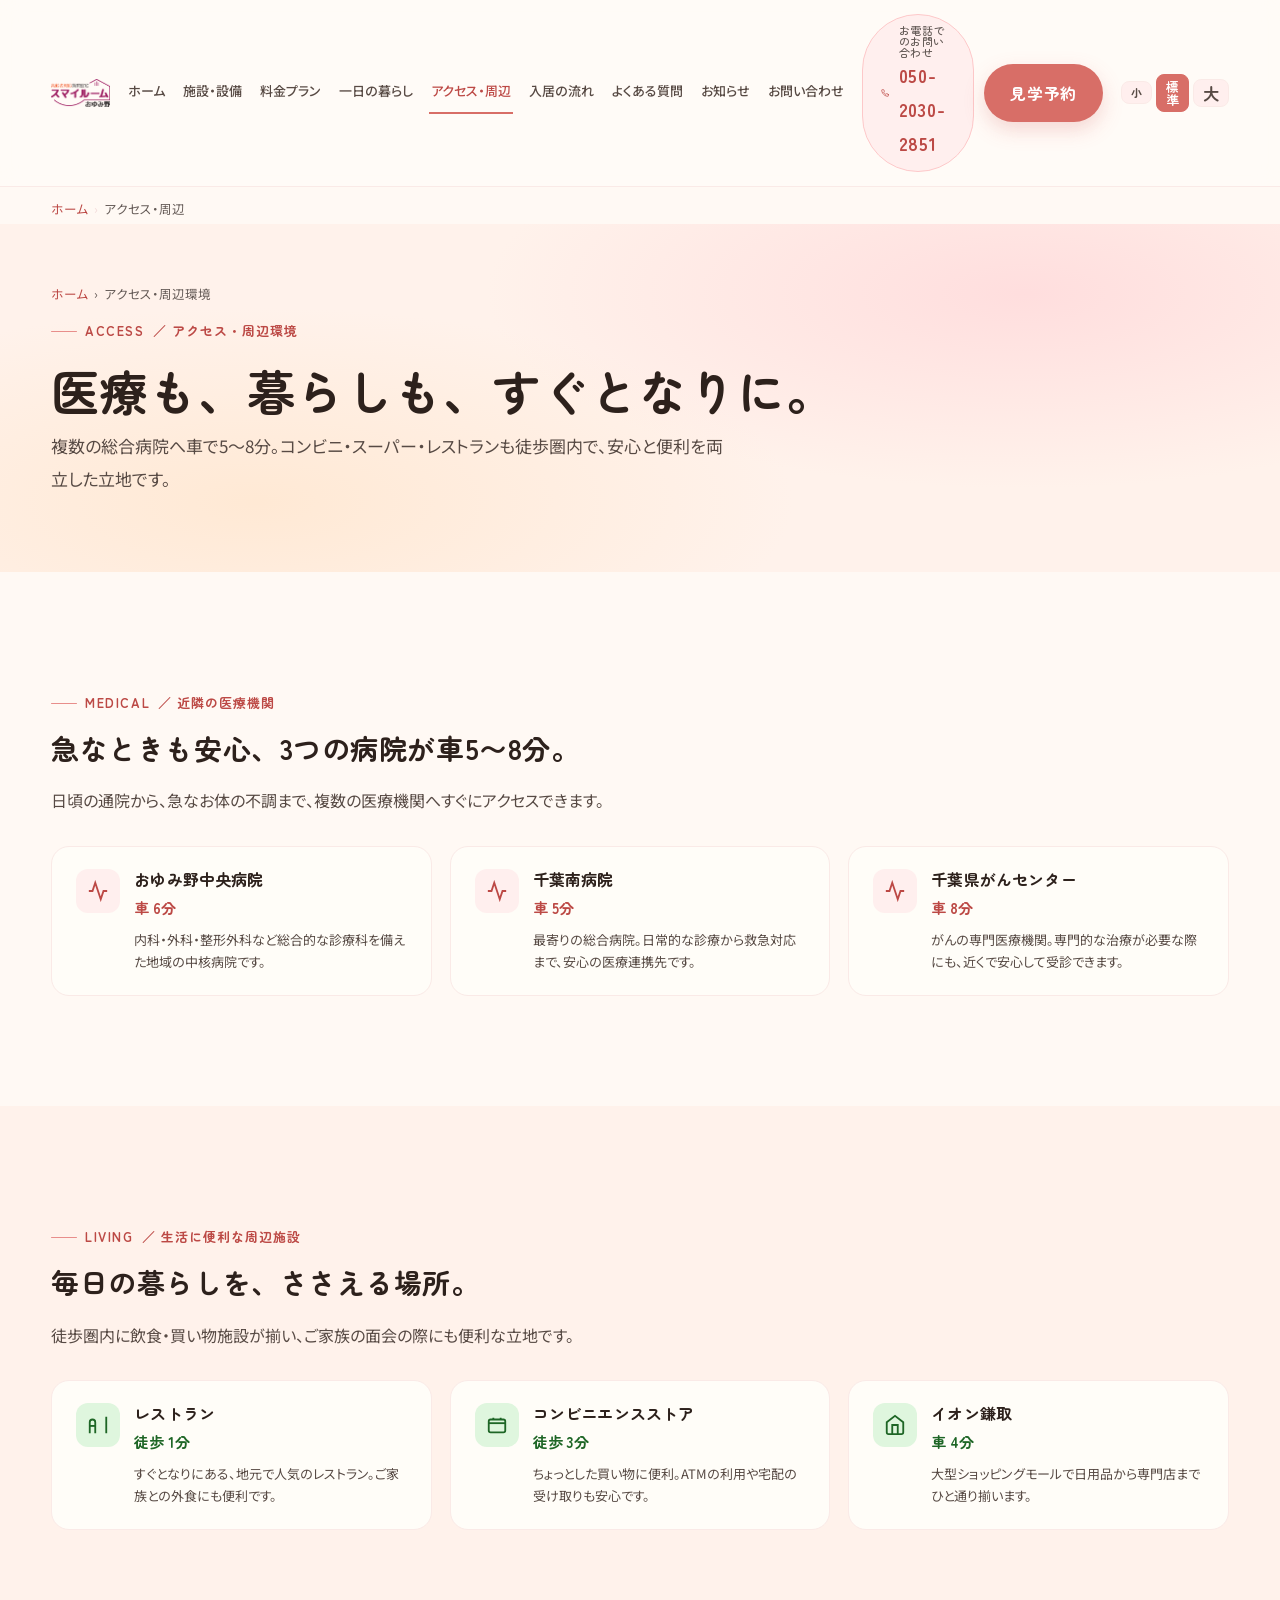
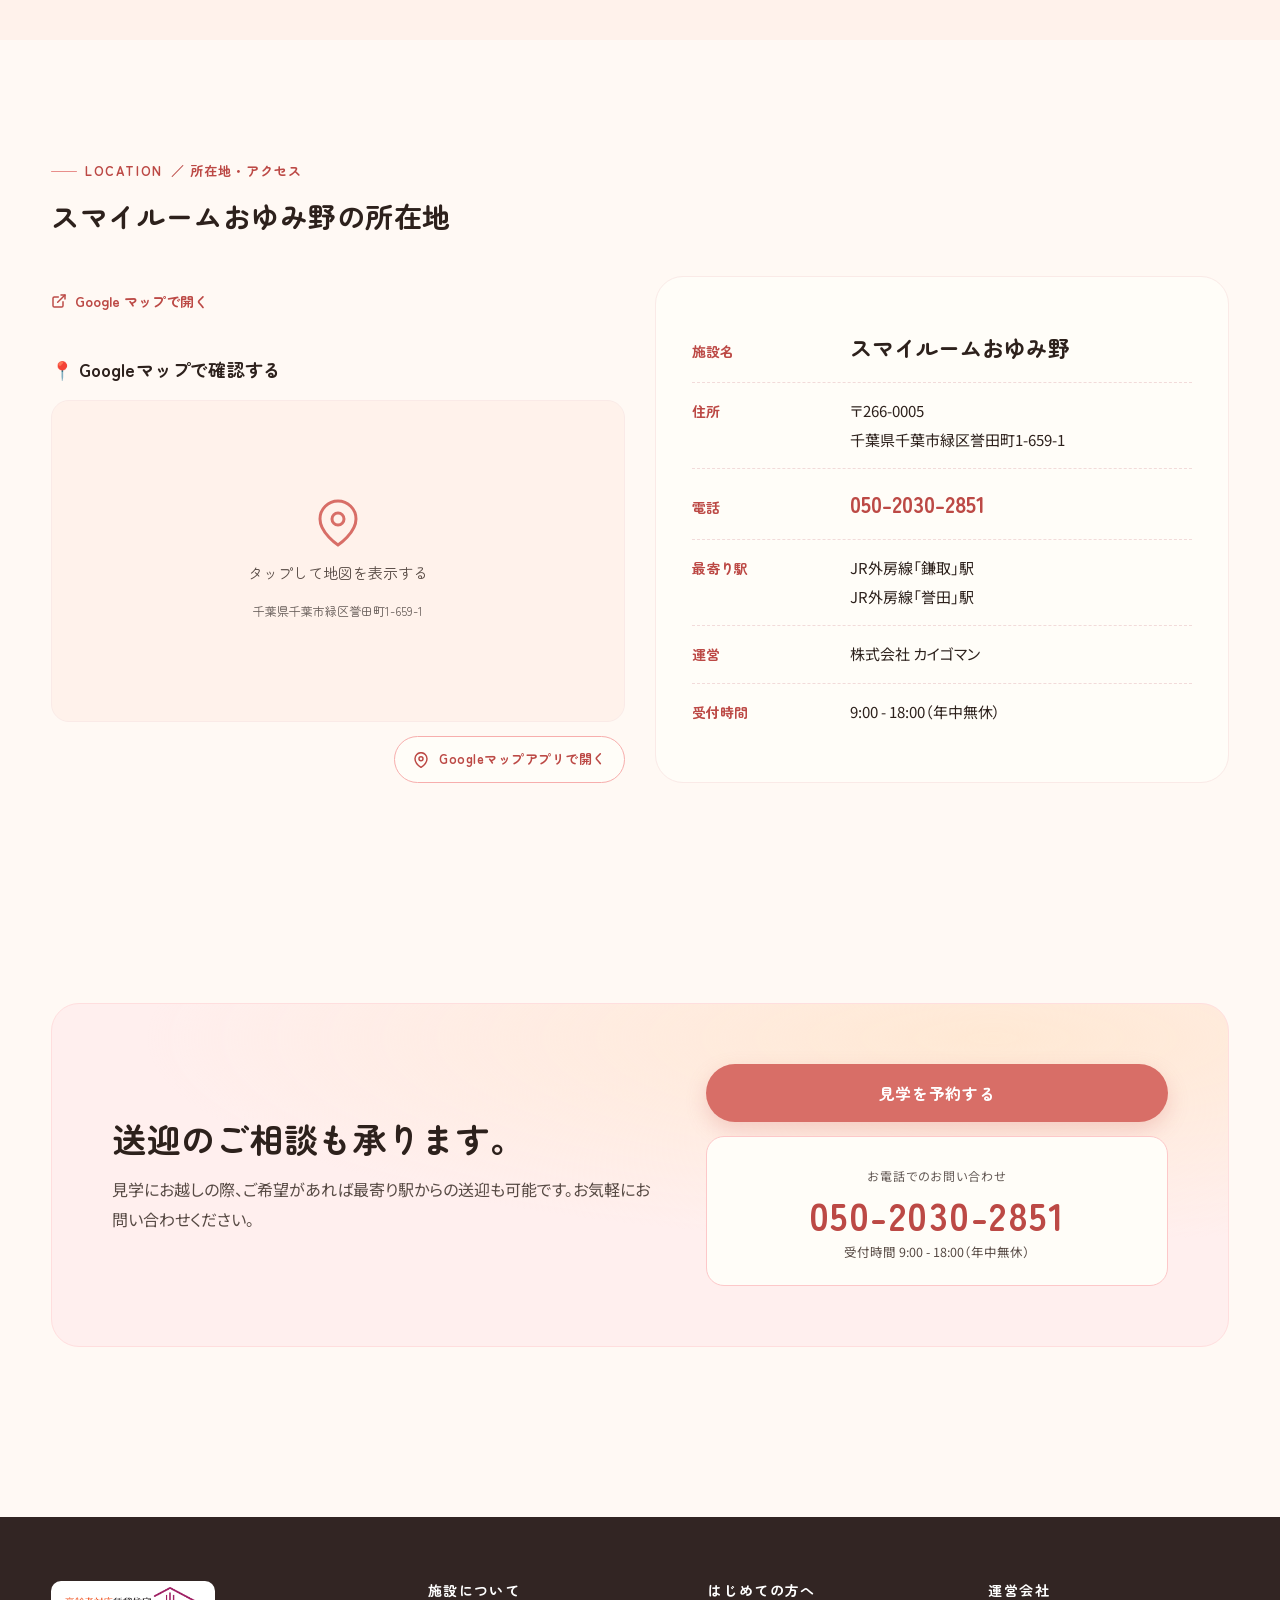
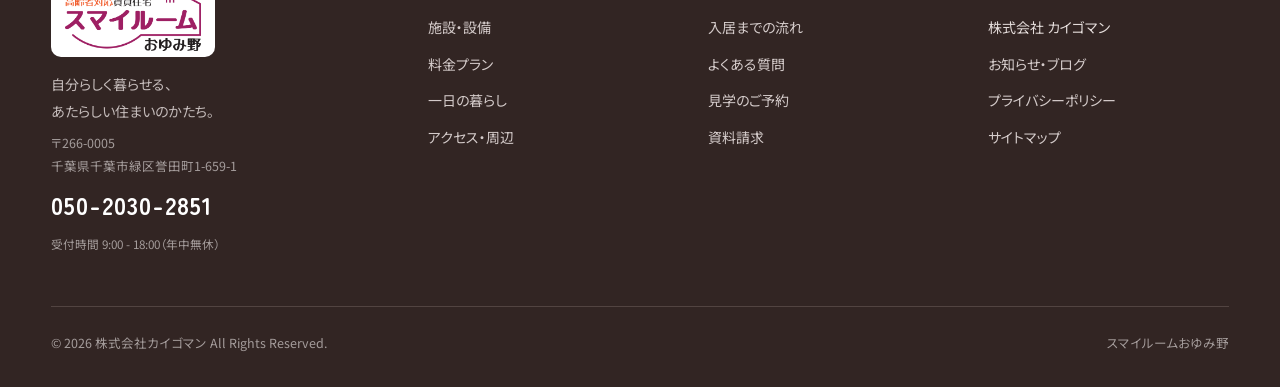
<file: access.html>
<!DOCTYPE html>
<html lang="ja">
<head>
<meta charset="UTF-8">
<meta name="viewport" content="width=device-width, initial-scale=1">
<title>アクセス・周辺環境｜スマイルームおゆみ野</title>
<meta name="description" content="千葉市緑区誉田町の好立地。複数の医療機関へ車5〜8分、コンビニ・スーパー・レストランも徒歩圏内。">
<link rel="preconnect" href="https://fonts.googleapis.com">
<link rel="preconnect" href="https://fonts.gstatic.com" crossorigin>
<link href="https://fonts.googleapis.com/css2?family=Noto+Sans+JP:wght@400;500;600;700&family=Zen+Maru+Gothic:wght@500;700;900&family=JetBrains+Mono:wght@400;500&display=swap" rel="stylesheet">
<link rel="stylesheet" href="css/styles.css">
<style>
.poi-grid {
  display: grid;
  grid-template-columns: repeat(3, 1fr);
  gap: 18px;
  margin-top: 30px;
}
@media (max-width: 800px) { .poi-grid { grid-template-columns: 1fr; } }
.poi {
  background: var(--card);
  border: 1px solid var(--line-soft);
  border-radius: var(--radius);
  padding: 22px 24px;
  display: flex;
  gap: 14px;
  align-items: flex-start;
}
.poi-ico {
  width: 44px; height: 44px;
  border-radius: 12px;
  background: var(--pink-50);
  color: var(--pink-600);
  display: grid; place-items: center;
  flex-shrink: 0;
}
.poi.living .poi-ico { background: oklch(0.95 0.04 145); color: oklch(0.45 0.12 145); }
.poi h4 { font-size: 16px; margin-bottom: 4px; }
.poi .dist {
  font-family: "Zen Maru Gothic"; font-weight: 700;
  color: var(--pink-600);
  font-size: 15px;
}
.poi.living .dist { color: oklch(0.45 0.12 145); }
.poi p { font-size: 13px; color: var(--ink-soft); margin: 6px 0 0; line-height: 1.7; }

.map-large {
  border-radius: var(--radius-lg);
  aspect-ratio: 16 / 9;
  position: relative;
  border: 1px solid var(--line-soft);
  overflow: hidden;
  box-shadow: var(--shadow);
}
.map-large iframe {
  display: block;
  width: 100%;
  height: 100%;
  border: 0;
}
.map-open-link {
  display: inline-flex;
  align-items: center;
  gap: 8px;
  margin-top: 12px;
  font-size: 14px;
  color: var(--pink-600);
  font-weight: 600;
  font-family: "Zen Maru Gothic", sans-serif;
  transition: opacity .2s;
}
.map-open-link:hover { opacity: 0.75; }
.map-open-link svg { flex-shrink: 0; }

.addr-card {
  background: var(--card);
  border-radius: var(--radius-lg);
  padding: 36px;
  border: 1px solid var(--line-soft);
}
.addr-row {
  display: grid;
  grid-template-columns: 140px 1fr;
  gap: 18px;
  padding: 14px 0;
  border-bottom: 1px dashed var(--line);
  align-items: baseline;
}
.addr-row:last-child { border-bottom: 0; }
.addr-row dt { font-family: "Zen Maru Gothic"; font-weight: 700; color: var(--pink-600); font-size: 14px; }
.addr-row dd { margin: 0; font-size: 15px; }
.addr-row dd strong { font-family: "Zen Maru Gothic"; font-size: 22px; }
@media (max-width: 700px) {
  .addr-row { grid-template-columns: 1fr; gap: 4px; padding: 12px 0; }
}
</style>
</head>
<body data-breadcrumb='["アクセス・周辺"]'>
<div data-site-header></div>

<section class="page-hero">
  <div class="container">
    <nav class="breadcrumb"><a href="index.html">ホーム</a><span>›</span>アクセス・周辺環境</nav>
    <span class="eyebrow">ACCESS <span class="jp">／ アクセス・周辺環境</span></span>
    <h1 class="section-title" style="font-size:clamp(32px,5vw,48px);margin-bottom:8px;">医療も、暮らしも、すぐとなりに。</h1>
    <p style="font-size:17px;color:var(--ink-soft);max-width:680px;">複数の総合病院へ車で5〜8分。コンビニ・スーパー・レストランも徒歩圏内で、安心と便利を両立した立地です。</p>
  </div>
</section>

<section class="section">
  <div class="container">
    <span class="eyebrow">MEDICAL <span class="jp">／ 近隣の医療機関</span></span>
    <h2 class="section-title" style="font-size:28px;">急なときも安心、3つの病院が車5〜8分。</h2>
    <p class="section-lede">日頃の通院から、急なお体の不調まで、複数の医療機関へすぐにアクセスできます。</p>

    <div class="poi-grid">
      <div class="poi">
        <div class="poi-ico">
          <svg width="22" height="22" viewBox="0 0 24 24" fill="none" stroke="currentColor" stroke-width="2"><path d="M22 12h-4l-3 9L9 3l-3 9H2"/></svg>
        </div>
        <div>
          <h4>おゆみ野中央病院</h4>
          <div class="dist">車 6分</div>
          <p>内科・外科・整形外科など総合的な診療科を備えた地域の中核病院です。</p>
        </div>
      </div>
      <div class="poi">
        <div class="poi-ico">
          <svg width="22" height="22" viewBox="0 0 24 24" fill="none" stroke="currentColor" stroke-width="2"><path d="M22 12h-4l-3 9L9 3l-3 9H2"/></svg>
        </div>
        <div>
          <h4>千葉南病院</h4>
          <div class="dist">車 5分</div>
          <p>最寄りの総合病院。日常的な診療から救急対応まで、安心の医療連携先です。</p>
        </div>
      </div>
      <div class="poi">
        <div class="poi-ico">
          <svg width="22" height="22" viewBox="0 0 24 24" fill="none" stroke="currentColor" stroke-width="2"><path d="M22 12h-4l-3 9L9 3l-3 9H2"/></svg>
        </div>
        <div>
          <h4>千葉県がんセンター</h4>
          <div class="dist">車 8分</div>
          <p>がんの専門医療機関。専門的な治療が必要な際にも、近くで安心して受診できます。</p>
        </div>
      </div>
    </div>
  </div>
</section>

<section class="section" style="background:var(--bg-warm);">
  <div class="container">
    <span class="eyebrow">LIVING <span class="jp">／ 生活に便利な周辺施設</span></span>
    <h2 class="section-title" style="font-size:28px;">毎日の暮らしを、ささえる場所。</h2>
    <p class="section-lede">徒歩圏内に飲食・買い物施設が揃い、ご家族の面会の際にも便利な立地です。</p>

    <div class="poi-grid">
      <div class="poi living">
        <div class="poi-ico">
          <svg width="22" height="22" viewBox="0 0 24 24" fill="none" stroke="currentColor" stroke-width="2"><path d="M3 21V9a3 3 0 1 1 6 0v12"/><path d="M21 21V3"/><path d="M3 13h6"/></svg>
        </div>
        <div>
          <h4>レストラン</h4>
          <div class="dist">徒歩 1分</div>
          <p>すぐとなりにある、地元で人気のレストラン。ご家族との外食にも便利です。</p>
        </div>
      </div>
      <div class="poi living">
        <div class="poi-ico">
          <svg width="22" height="22" viewBox="0 0 24 24" fill="none" stroke="currentColor" stroke-width="2"><rect x="3" y="6" width="18" height="14" rx="2"/><path d="M3 10h18"/><path d="M8 6V4M16 6V4"/></svg>
        </div>
        <div>
          <h4>コンビニエンスストア</h4>
          <div class="dist">徒歩 3分</div>
          <p>ちょっとした買い物に便利。ATMの利用や宅配の受け取りも安心です。</p>
        </div>
      </div>
      <div class="poi living">
        <div class="poi-ico">
          <svg width="22" height="22" viewBox="0 0 24 24" fill="none" stroke="currentColor" stroke-width="2"><path d="M3 9l9-7 9 7v11a2 2 0 0 1-2 2H5a2 2 0 0 1-2-2z"/><path d="M9 22V12h6v10"/></svg>
        </div>
        <div>
          <h4>イオン鎌取</h4>
          <div class="dist">車 4分</div>
          <p>大型ショッピングモールで日用品から専門店までひと通り揃います。</p>
        </div>
      </div>
    </div>
  </div>
</section>

<section class="section">
  <div class="container">
    <span class="eyebrow">LOCATION <span class="jp">／ 所在地・アクセス</span></span>
    <h2 class="section-title" style="font-size:28px;">スマイルームおゆみ野の所在地</h2>

    <div class="grid-2 mt-6" style="grid-template-columns: 1fr 1fr; gap: 30px;">
      <div>
        <a
          class="map-open-link"
          href="https://maps.app.goo.gl/vgnP3Qf11C8KcxTE9"
          target="_blank"
          rel="noopener noreferrer"
        >
          <svg width="16" height="16" viewBox="0 0 24 24" fill="none" stroke="currentColor" stroke-width="2.2" stroke-linecap="round" stroke-linejoin="round"><path d="M18 13v6a2 2 0 0 1-2 2H5a2 2 0 0 1-2-2V8a2 2 0 0 1 2-2h6"/><polyline points="15 3 21 3 21 9"/><line x1="10" y1="14" x2="21" y2="3"/></svg>
          Google マップで開く
        </a>

        <!-- ========== Google マップ ========== -->
        <div class="mt-6 reveal">
          <h3 style="font-family:'Zen Maru Gothic',sans-serif;font-size:18px;margin-bottom:18px;">📍 Googleマップで確認する</h3>
          <div class="map-lazy-wrap" id="gmap-wrap" role="button" tabindex="0" aria-label="クリックしてGoogleマップを表示">
            <div class="map-lazy-placeholder" id="gmap-placeholder">
              <svg width="48" height="48" viewBox="0 0 24 24" fill="none" stroke="currentColor" stroke-width="1.5" stroke-linecap="round"><path d="M21 10c0 7-9 13-9 13s-9-6-9-13a9 9 0 0 1 18 0z"/><circle cx="12" cy="10" r="3"/></svg>
              <span>タップして地図を表示する</span>
              <small style="font-size:12px;color:var(--ink-mute);">千葉県千葉市緑区誉田町1-659-1</small>
            </div>
          </div>
          <div style="margin-top:14px;text-align:right;">
            <a href="https://maps.google.com/?q=千葉県千葉市緑区誉田町1-659-1" target="_blank" rel="noopener" class="btn btn-secondary" style="font-size:13px;padding:10px 18px;">
              <svg width="16" height="16" viewBox="0 0 24 24" fill="none" stroke="currentColor" stroke-width="2.2" stroke-linecap="round"><path d="M21 10c0 7-9 13-9 13s-9-6-9-13a9 9 0 0 1 18 0z"/><circle cx="12" cy="10" r="3"/></svg>
              Googleマップアプリで開く
            </a>
          </div>
        </div>
      </div>
      <div class="addr-card">
        <dl style="margin:0;">
          <div class="addr-row">
            <dt>施設名</dt>
            <dd><strong>スマイルームおゆみ野</strong></dd>
          </div>
          <div class="addr-row">
            <dt>住所</dt>
            <dd>〒266-0005<br>千葉県千葉市緑区誉田町1-659-1</dd>
          </div>
          <div class="addr-row">
            <dt>電話</dt>
            <dd><a href="tel:05020302851" style="font-family:'Zen Maru Gothic';font-weight:700;color:var(--pink-600);font-size:22px;">050-2030-2851</a></dd>
          </div>
          <div class="addr-row">
            <dt>最寄り駅</dt>
            <dd>JR外房線「鎌取」駅<br>JR外房線「誉田」駅</dd>
          </div>
          <div class="addr-row">
            <dt>運営</dt>
            <dd>株式会社 カイゴマン</dd>
          </div>
          <div class="addr-row">
            <dt>受付時間</dt>
            <dd>9:00 - 18:00（年中無休）</dd>
          </div>
        </dl>
      </div>
    </div>
  </div>
</section>

<section class="section">
  <div class="container">
    <div class="cta-block">
      <div>
        <h2>送迎のご相談も承ります。</h2>
        <p style="margin:0;color:var(--ink-soft);">見学にお越しの際、ご希望があれば最寄り駅からの送迎も可能です。お気軽にお問い合わせください。</p>
      </div>
      <div class="cta-actions">
        <a class="btn btn-primary" href="contact.html">見学を予約する</a>
        <div class="cta-tel">
          <small>お電話でのお問い合わせ</small>
          <a class="num" href="tel:05020302851">050-2030-2851</a>
          <div class="hours">受付時間 9:00 - 18:00（年中無休）</div>
        </div>
      </div>
    </div>
  </div>
</section>

<div data-site-footer></div>
<script src="js/shared.js"></script>
<script>
(function () {
  var wrap = document.getElementById("gmap-wrap");
  var placeholder = document.getElementById("gmap-placeholder");
  if (!wrap) return;
  function loadMap() {
    placeholder.style.display = "none";
    var iframe = document.createElement("iframe");
    iframe.src = "https://www.google.com/maps/embed?pb=!1m18!1m12!1m3!1d3240.0!2d140.1340!3d35.5740!2m3!1f0!2f0!3f0!3m2!1i1024!2i768!4f13.1!3m3!1m2!1s0x6022639f3a000001%3A0x0!2z5Y2D6Jek55yM5Y2D6Jek5biC5YyX5Yy65a6H55Sw55S677yR4oiS77yW77yV77yZ4oiS77yR!5e0!3m2!1sja!2sjp!4v1716000000000";
    iframe.allowFullscreen = true;
    iframe.loading = "lazy";
    iframe.title = "スマイルームおゆみ野の地図";
    wrap.appendChild(iframe);
    wrap.style.cursor = "default";
    wrap.removeEventListener("click", loadMap);
    wrap.removeEventListener("keydown", keyHandler);
  }
  function keyHandler(e) { if (e.key === "Enter" || e.key === " ") loadMap(); }
  wrap.addEventListener("click", loadMap);
  wrap.addEventListener("keydown", keyHandler);
})();
</script>
</body>
</html>
</file>
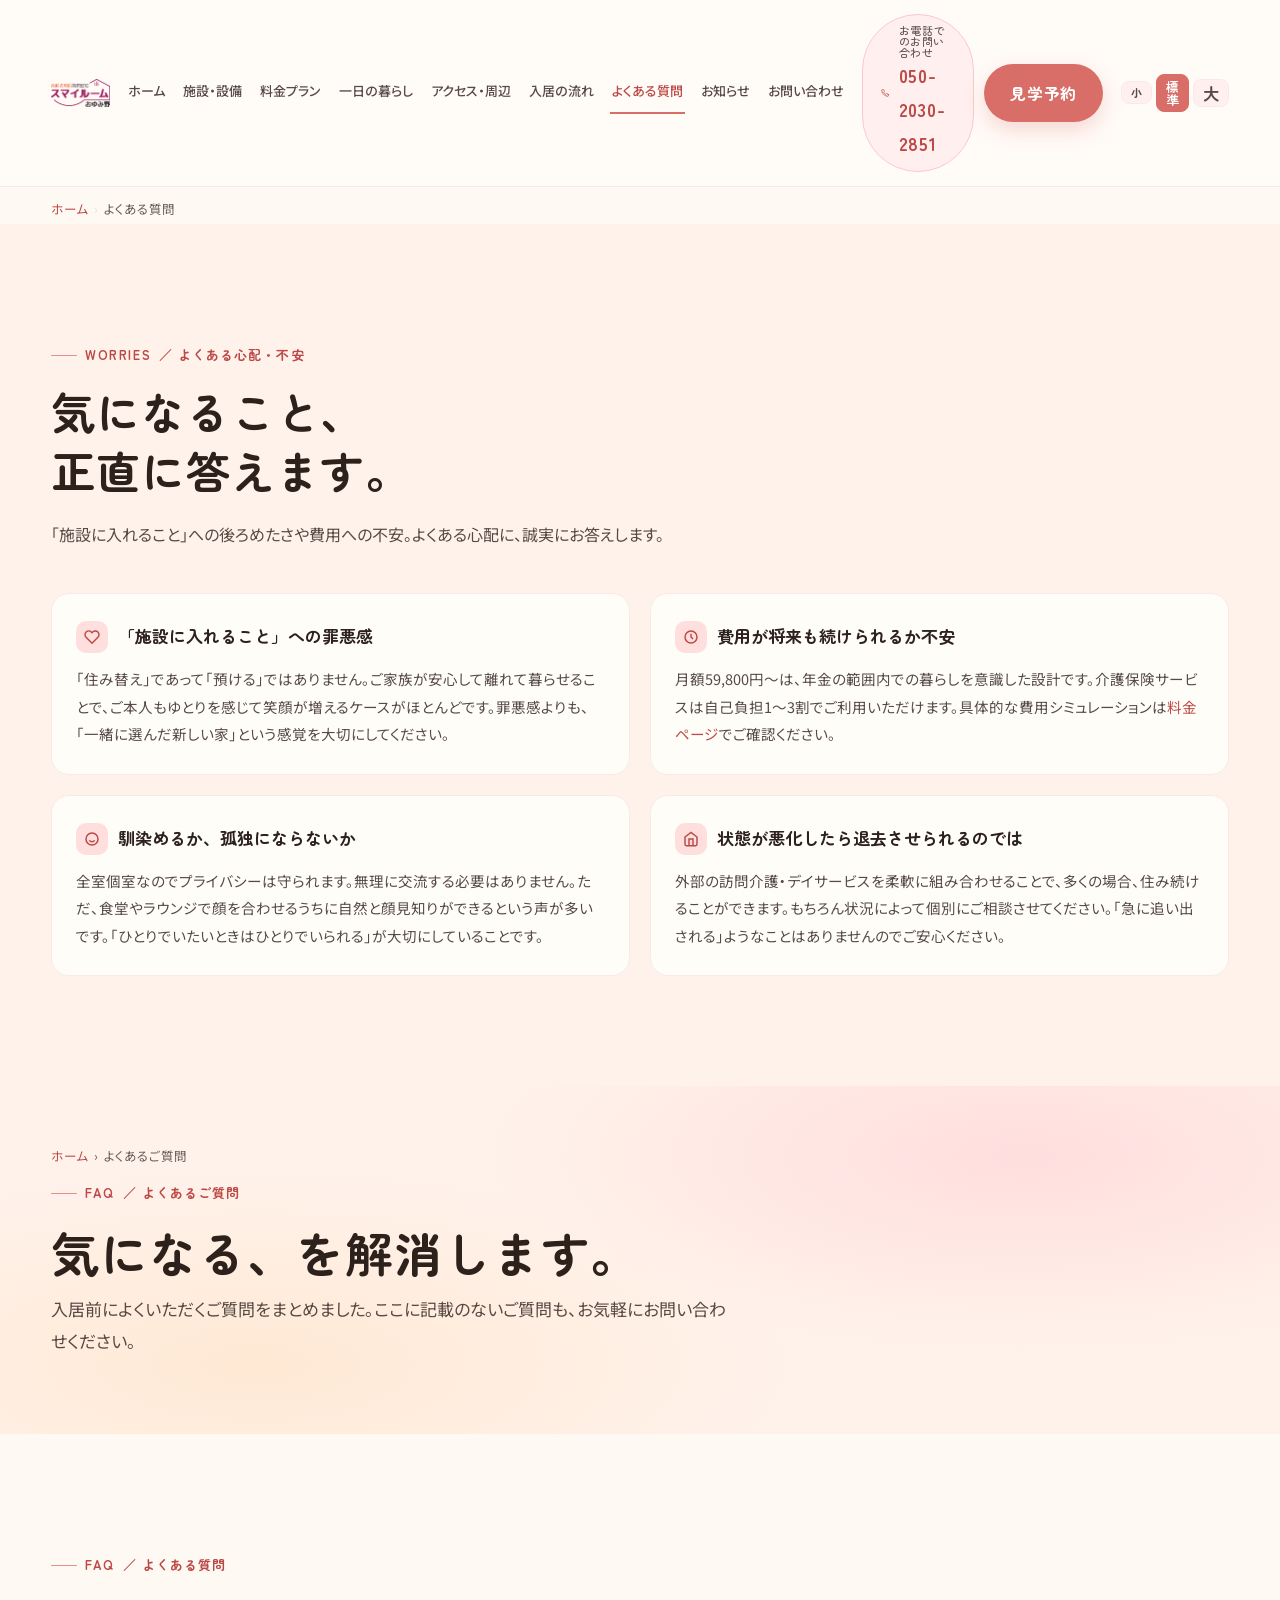
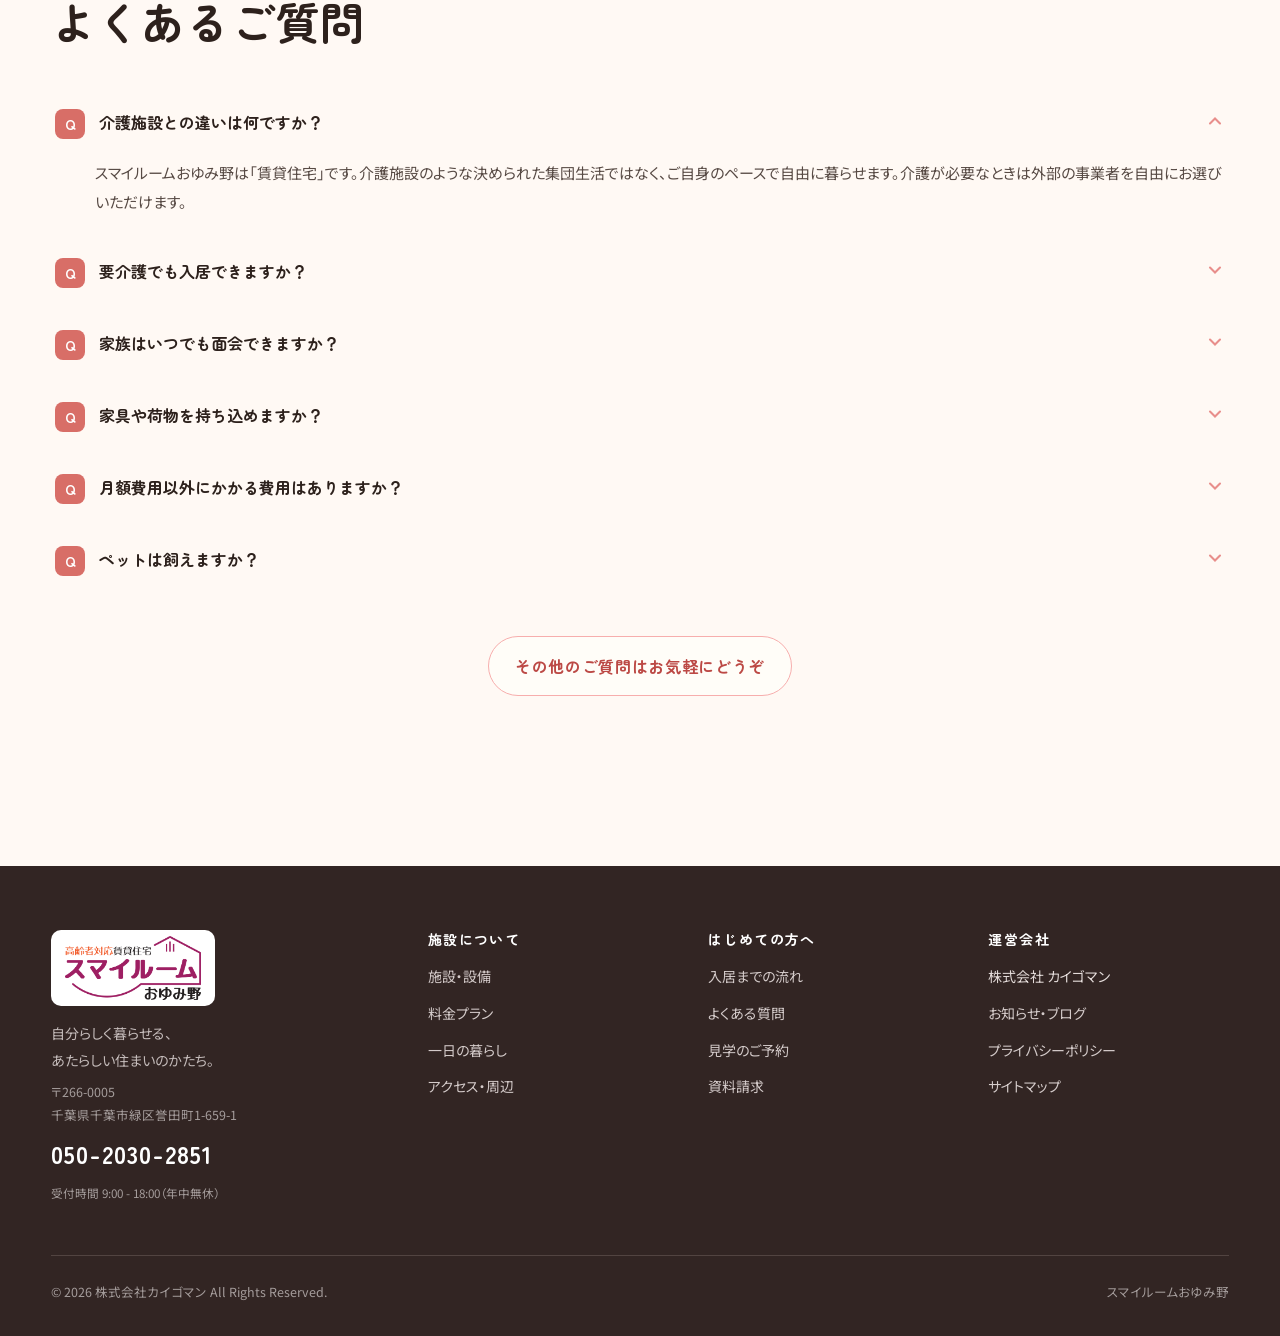
<file: faq.html>
<!DOCTYPE html>
<html lang="ja">
<head>
<meta charset="UTF-8">
<meta name="viewport" content="width=device-width, initial-scale=1">
<title>よくあるご質問｜スマイルームおゆみ野</title>
<meta name="description" content="入居前によくいただくご質問にお答えします。介護施設との違い、料金、ご家族の面会など。">
<link rel="preconnect" href="https://fonts.googleapis.com">
<link rel="preconnect" href="https://fonts.gstatic.com" crossorigin>
<link href="https://fonts.googleapis.com/css2?family=Noto+Sans+JP:wght@400;500;600;700&family=Zen+Maru+Gothic:wght@500;700;900&family=JetBrains+Mono:wght@400;500&display=swap" rel="stylesheet">
<link rel="stylesheet" href="css/styles.css">
<script type="application/ld+json">
{
  "@context": "https://schema.org",
  "@type": "FAQPage",
  "mainEntity": [
    {
      "@type": "Question",
      "name": "介護施設との違いは何ですか？",
      "acceptedAnswer": { "@type": "Answer", "text": "スマイルームおゆみ野は「賃貸住宅」です。介護施設のような決められた集団生活ではなく、ご自身のペースで自由に暮らせます。介護が必要なときは外部の事業者を自由にお選びいただけます。" }
    },
    {
      "@type": "Question",
      "name": "要介護でも入居できますか？",
      "acceptedAnswer": { "@type": "Answer", "text": "はい、介護度に関わらずご入居いただけます。要介護の方には外部の訪問介護サービスをご活用いただいています。" }
    },
    {
      "@type": "Question",
      "name": "家族はいつでも面会できますか？",
      "acceptedAnswer": { "@type": "Answer", "text": "はい、ご家族の面会は時間を気にせず自由にお越しいただけます。" }
    },
    {
      "@type": "Question",
      "name": "家具や荷物を持ち込めますか？",
      "acceptedAnswer": { "@type": "Answer", "text": "もちろんです。ベッド・タンス・テレビなど、これまで使われていた家具を持ち込んでいただけます。" }
    }
  ]
}
</script>
<style>
.faq-cats {
  display: flex; gap: 10px; flex-wrap: wrap;
  margin-bottom: 36px;
}
.faq-cat-btn {
  background: var(--card);
  border: 1.5px solid var(--line);
  padding: 8px 18px;
  border-radius: 100px;
  font-family: "Zen Maru Gothic";
  font-size: 14px;
  cursor: pointer;
  transition: all .2s;
  color: var(--ink-soft);
}
.faq-cat-btn:hover { border-color: var(--pink-300); color: var(--pink-600); }
.faq-cat-btn.active {
  background: var(--pink-500); color: white; border-color: var(--pink-500);
}

.faq-section { margin-bottom: 50px; }
.faq-section h2 {
  font-size: 22px;
  color: var(--pink-600);
  margin-bottom: 18px;
  display: flex; align-items: center; gap: 10px;
}
.faq-section h2::before {
  content: ""; width: 6px; height: 24px;
  background: var(--pink-400); border-radius: 100px;
}

.faq-item {
  background: var(--card);
  border-radius: var(--radius);
  border: 1px solid var(--line-soft);
  margin-bottom: 12px;
  overflow: hidden;
  transition: box-shadow .15s;
}
.faq-item:hover { box-shadow: var(--shadow-sm); }
.faq-q {
  width: 100%;
  display: flex; gap: 14px; align-items: flex-start;
  padding: 20px 24px;
  background: none;
  border: 0;
  text-align: left;
  cursor: pointer;
  font-family: "Zen Maru Gothic";
  font-weight: 700;
  font-size: 16.5px;
  color: var(--ink);
  line-height: 1.6;
}
.faq-q .q-mark {
  display: grid; place-items: center;
  width: 30px; height: 30px;
  background: var(--pink-500); color: white;
  border-radius: 8px;
  font-size: 14px;
  flex-shrink: 0;
}
.faq-q .chev {
  margin-left: auto;
  width: 22px; height: 22px;
  background: var(--pink-50);
  color: var(--pink-600);
  border-radius: 50%;
  display: grid; place-items: center;
  transition: transform .25s;
  flex-shrink: 0;
}
.faq-item.open .faq-q .chev { transform: rotate(45deg); }
.faq-a {
  max-height: 0;
  overflow: hidden;
  transition: max-height .35s ease;
}
.faq-item.open .faq-a { max-height: 500px; }
.faq-a-inner {
  display: flex; gap: 14px; align-items: flex-start;
  padding: 0 24px 22px;
  font-size: 14.5px; color: var(--ink-soft); line-height: 1.95;
}
.faq-a-inner .a-mark {
  display: grid; place-items: center;
  width: 30px; height: 30px;
  background: oklch(0.95 0.04 145); color: oklch(0.45 0.12 145);
  border-radius: 8px;
  font-family: "Zen Maru Gothic"; font-weight: 700;
  font-size: 14px;
  flex-shrink: 0;
}
</style>
</head>
<body data-breadcrumb='["よくある質問"]'>
<div data-site-header></div>

<!-- ========== よくある心配 ========== -->
<section class="section" style="background:var(--bg-warm);">
  <div class="container">
    <div class="reveal" style="max-width:720px;">
      <span class="eyebrow">WORRIES <span class="jp">／ よくある心配・不安</span></span>
      <h2 class="section-title">気になること、<br>正直に答えます。</h2>
      <p class="section-lede">「施設に入れること」への後ろめたさや費用への不安。よくある心配に、誠実にお答えします。</p>
    </div>
    <div class="worries-grid">
      <div class="worry-card reveal">
        <div class="worry-title">
          <div class="worry-icon" aria-hidden="true">
            <svg width="16" height="16" viewBox="0 0 24 24" fill="none" stroke="currentColor" stroke-width="2.2"><path d="M20.84 4.61a5.5 5.5 0 0 0-7.78 0L12 5.67l-1.06-1.06a5.5 5.5 0 0 0-7.78 7.78l1.06 1.06L12 21.23l7.78-7.78 1.06-1.06a5.5 5.5 0 0 0 0-7.78z"/></svg>
          </div>
          「施設に入れること」への罪悪感
        </div>
        <p class="worry-body">「住み替え」であって「預ける」ではありません。ご家族が安心して離れて暮らせることで、ご本人もゆとりを感じて笑顔が増えるケースがほとんどです。罪悪感よりも、「一緒に選んだ新しい家」という感覚を大切にしてください。</p>
      </div>
      <div class="worry-card reveal">
        <div class="worry-title">
          <div class="worry-icon" aria-hidden="true">
            <svg width="16" height="16" viewBox="0 0 24 24" fill="none" stroke="currentColor" stroke-width="2.2"><circle cx="12" cy="12" r="9"/><path d="M12 7v5l3 3"/></svg>
          </div>
          費用が将来も続けられるか不安
        </div>
        <p class="worry-body">月額59,800円〜は、年金の範囲内での暮らしを意識した設計です。介護保険サービスは自己負担1〜3割でご利用いただけます。具体的な費用シミュレーションは<a href="pricing.html" style="color:var(--pink-600);">料金ページ</a>でご確認ください。</p>
      </div>
      <div class="worry-card reveal">
        <div class="worry-title">
          <div class="worry-icon" aria-hidden="true">
            <svg width="16" height="16" viewBox="0 0 24 24" fill="none" stroke="currentColor" stroke-width="2.2"><circle cx="12" cy="12" r="9"/><path d="M8 14s1.5 2 4 2 4-2 4-2"/><line x1="9" y1="9" x2="9.01" y2="9"/><line x1="15" y1="9" x2="15.01" y2="9"/></svg>
          </div>
          馴染めるか、孤独にならないか
        </div>
        <p class="worry-body">全室個室なのでプライバシーは守られます。無理に交流する必要はありません。ただ、食堂やラウンジで顔を合わせるうちに自然と顔見知りができるという声が多いです。「ひとりでいたいときはひとりでいられる」が大切にしていることです。</p>
      </div>
      <div class="worry-card reveal">
        <div class="worry-title">
          <div class="worry-icon" aria-hidden="true">
            <svg width="16" height="16" viewBox="0 0 24 24" fill="none" stroke="currentColor" stroke-width="2.2"><path d="M3 9l9-7 9 7v11a2 2 0 0 1-2 2H5a2 2 0 0 1-2-2z"/><polyline points="9 22 9 12 15 12 15 22"/></svg>
          </div>
          状態が悪化したら退去させられるのでは
        </div>
        <p class="worry-body">外部の訪問介護・デイサービスを柔軟に組み合わせることで、多くの場合、住み続けることができます。もちろん状況によって個別にご相談させてください。「急に追い出される」ようなことはありませんのでご安心ください。</p>
      </div>
    </div>
  </div>
</section>

<section class="page-hero">
  <div class="container">
    <nav class="breadcrumb"><a href="index.html">ホーム</a><span>›</span>よくあるご質問</nav>
    <span class="eyebrow">FAQ <span class="jp">／ よくあるご質問</span></span>
    <h1 class="section-title" style="font-size:clamp(32px,5vw,48px);margin-bottom:8px;">気になる、を解消します。</h1>
    <p style="font-size:17px;color:var(--ink-soft);max-width:680px;">入居前によくいただくご質問をまとめました。ここに記載のないご質問も、お気軽にお問い合わせください。</p>
  </div>
</section>

<section class="section">
  <div class="container">
    <div class="reveal" style="max-width:720px;">
      <span class="eyebrow">FAQ <span class="jp">／ よくある質問</span></span>
      <h2 class="section-title">よくあるご質問</h2>
    </div>
    <div class="faq-accordion reveal">

      <details open>
        <summary class="faq-question">
          <span class="faq-q-mark" aria-hidden="true">Q</span>
          <span class="faq-question-text">介護施設との違いは何ですか？</span>
          <svg class="faq-chevron" width="20" height="20" viewBox="0 0 24 24" fill="none" stroke="currentColor" stroke-width="2.5" stroke-linecap="round"><polyline points="6 9 12 15 18 9"/></svg>
        </summary>
        <p class="faq-answer">スマイルームおゆみ野は「賃貸住宅」です。介護施設のような決められた集団生活ではなく、ご自身のペースで自由に暮らせます。介護が必要なときは外部の事業者を自由にお選びいただけます。</p>
      </details>

      <details>
        <summary class="faq-question">
          <span class="faq-q-mark" aria-hidden="true">Q</span>
          <span class="faq-question-text">要介護でも入居できますか？</span>
          <svg class="faq-chevron" width="20" height="20" viewBox="0 0 24 24" fill="none" stroke="currentColor" stroke-width="2.5" stroke-linecap="round"><polyline points="6 9 12 15 18 9"/></svg>
        </summary>
        <p class="faq-answer">はい、介護度に関わらずご入居いただけます。要介護の方には外部の訪問介護サービスをご活用いただいています。お一人おひとりの状況をうかがって、最適な暮らし方をご提案します。</p>
      </details>

      <details>
        <summary class="faq-question">
          <span class="faq-q-mark" aria-hidden="true">Q</span>
          <span class="faq-question-text">家族はいつでも面会できますか？</span>
          <svg class="faq-chevron" width="20" height="20" viewBox="0 0 24 24" fill="none" stroke="currentColor" stroke-width="2.5" stroke-linecap="round"><polyline points="6 9 12 15 18 9"/></svg>
        </summary>
        <p class="faq-answer">はい、ご家族の面会は時間を気にせず自由にお越しいただけます。ご家族と一緒に食堂でお食事をしたり、お部屋でゆっくりお過ごしいただくこともできます。</p>
      </details>

      <details>
        <summary class="faq-question">
          <span class="faq-q-mark" aria-hidden="true">Q</span>
          <span class="faq-question-text">家具や荷物を持ち込めますか？</span>
          <svg class="faq-chevron" width="20" height="20" viewBox="0 0 24 24" fill="none" stroke="currentColor" stroke-width="2.5" stroke-linecap="round"><polyline points="6 9 12 15 18 9"/></svg>
        </summary>
        <p class="faq-answer">もちろんです。ベッド・タンス・テレビなど、これまで使われていた家具を持ち込んでいただけます。慣れ親しんだ環境のまま、新しい住まいでお過ごしいただけます。</p>
      </details>

      <details>
        <summary class="faq-question">
          <span class="faq-q-mark" aria-hidden="true">Q</span>
          <span class="faq-question-text">月額費用以外にかかる費用はありますか？</span>
          <svg class="faq-chevron" width="20" height="20" viewBox="0 0 24 24" fill="none" stroke="currentColor" stroke-width="2.5" stroke-linecap="round"><polyline points="6 9 12 15 18 9"/></svg>
        </summary>
        <p class="faq-answer">月額家賃には管理費・共益費・24時間見守りサポートが含まれています。食事プランは任意でご利用いただけます。介護サービスは介護保険の自己負担分（1〜3割）のみご負担いただきます。</p>
      </details>

      <details>
        <summary class="faq-question">
          <span class="faq-q-mark" aria-hidden="true">Q</span>
          <span class="faq-question-text">ペットは飼えますか？</span>
          <svg class="faq-chevron" width="20" height="20" viewBox="0 0 24 24" fill="none" stroke="currentColor" stroke-width="2.5" stroke-linecap="round"><polyline points="6 9 12 15 18 9"/></svg>
        </summary>
        <p class="faq-answer">ペットの飼育については、種類・頭数によって個別にご相談ください。詳しくはお問い合わせください。</p>
      </details>

    </div>
    <div class="text-center mt-6 reveal">
      <a class="btn btn-secondary" href="contact.html">その他のご質問はお気軽にどうぞ</a>
    </div>
  </div>
</section>

<div data-site-footer></div>
<script src="js/shared.js"></script>
</body>
</html>
</file>
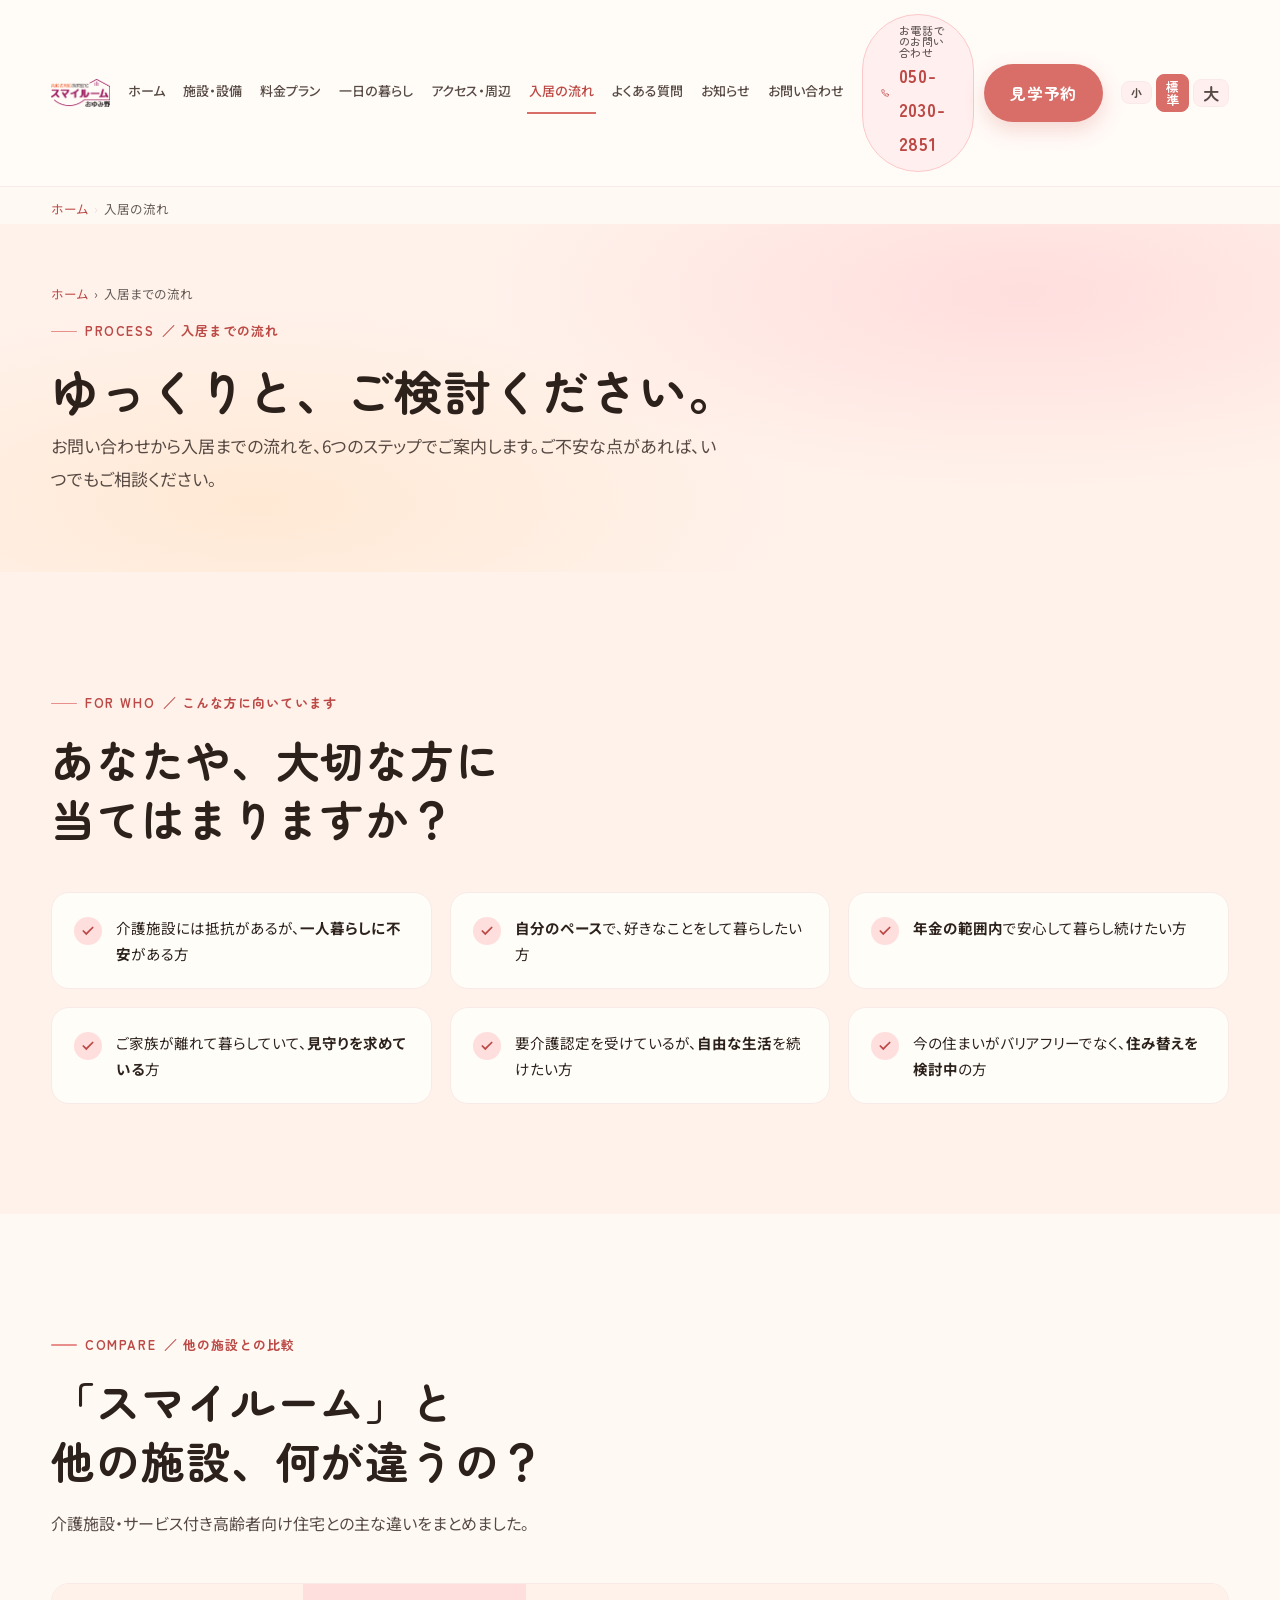
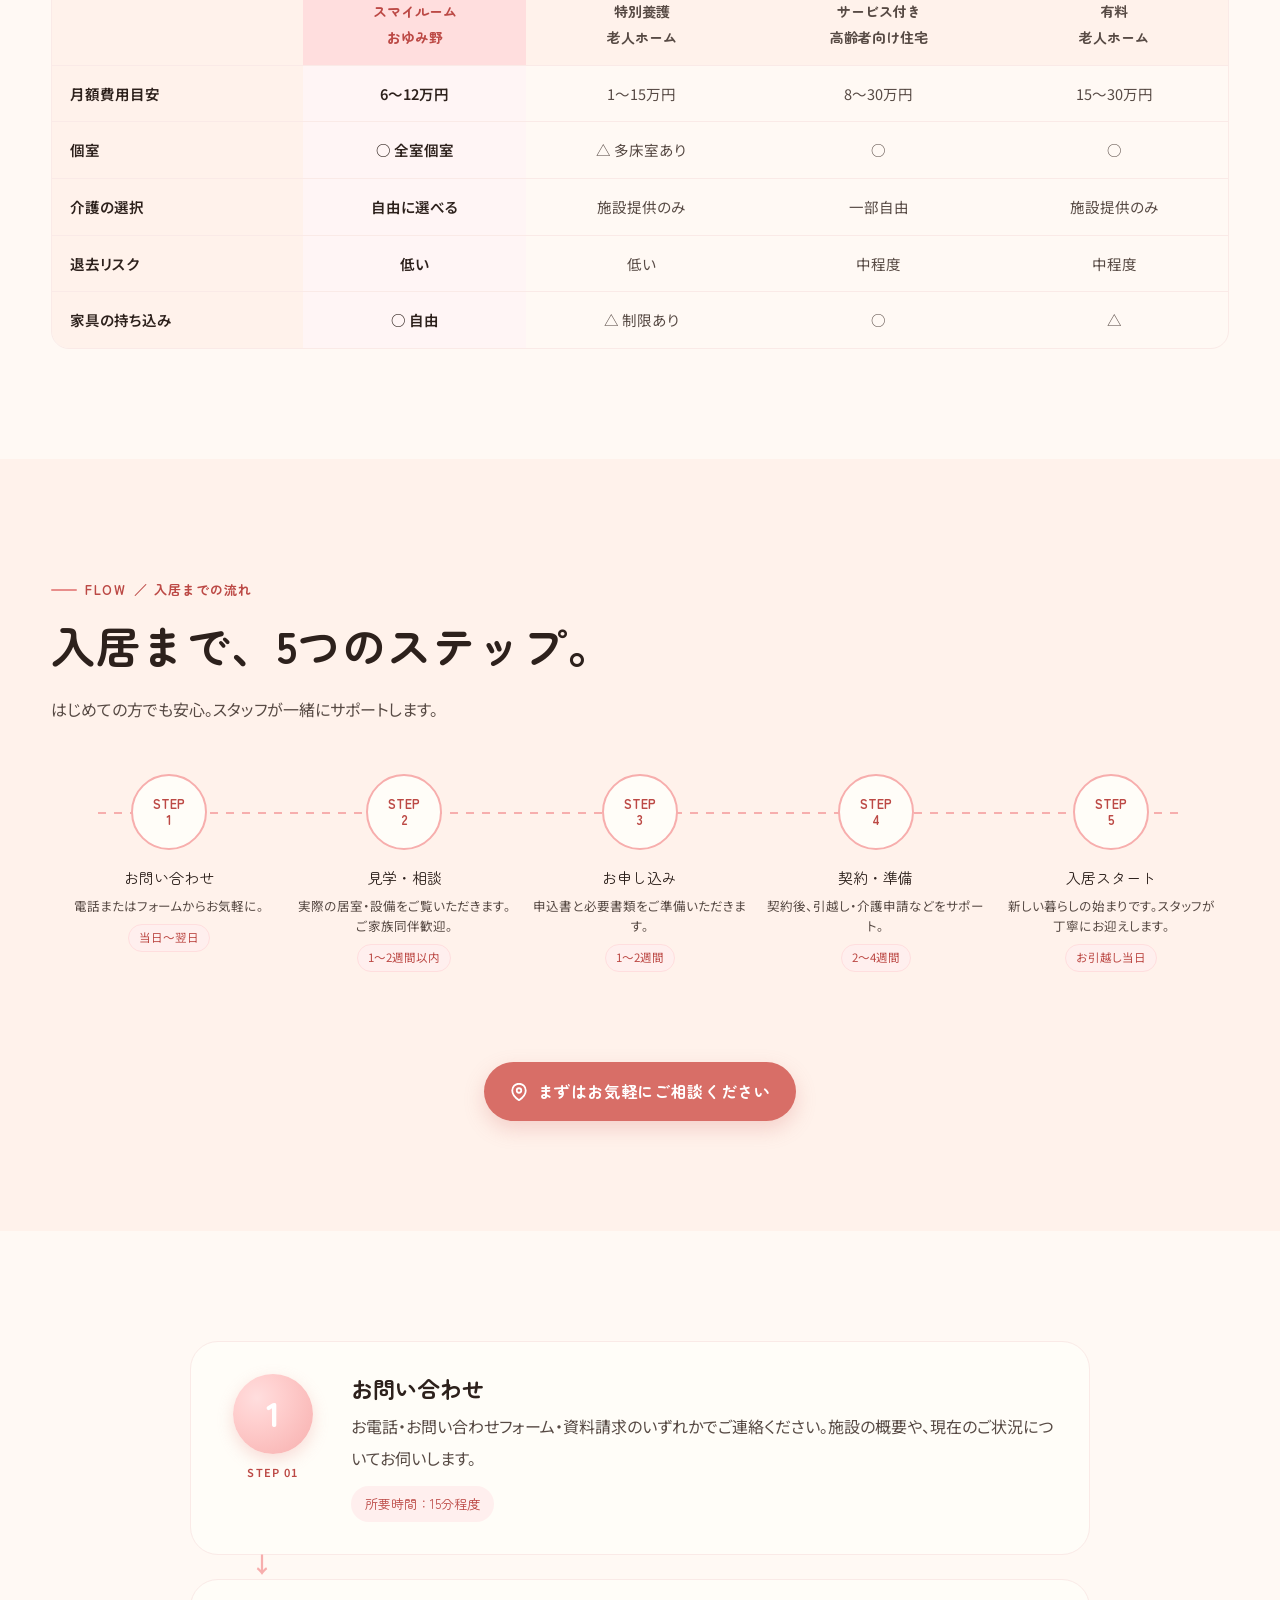
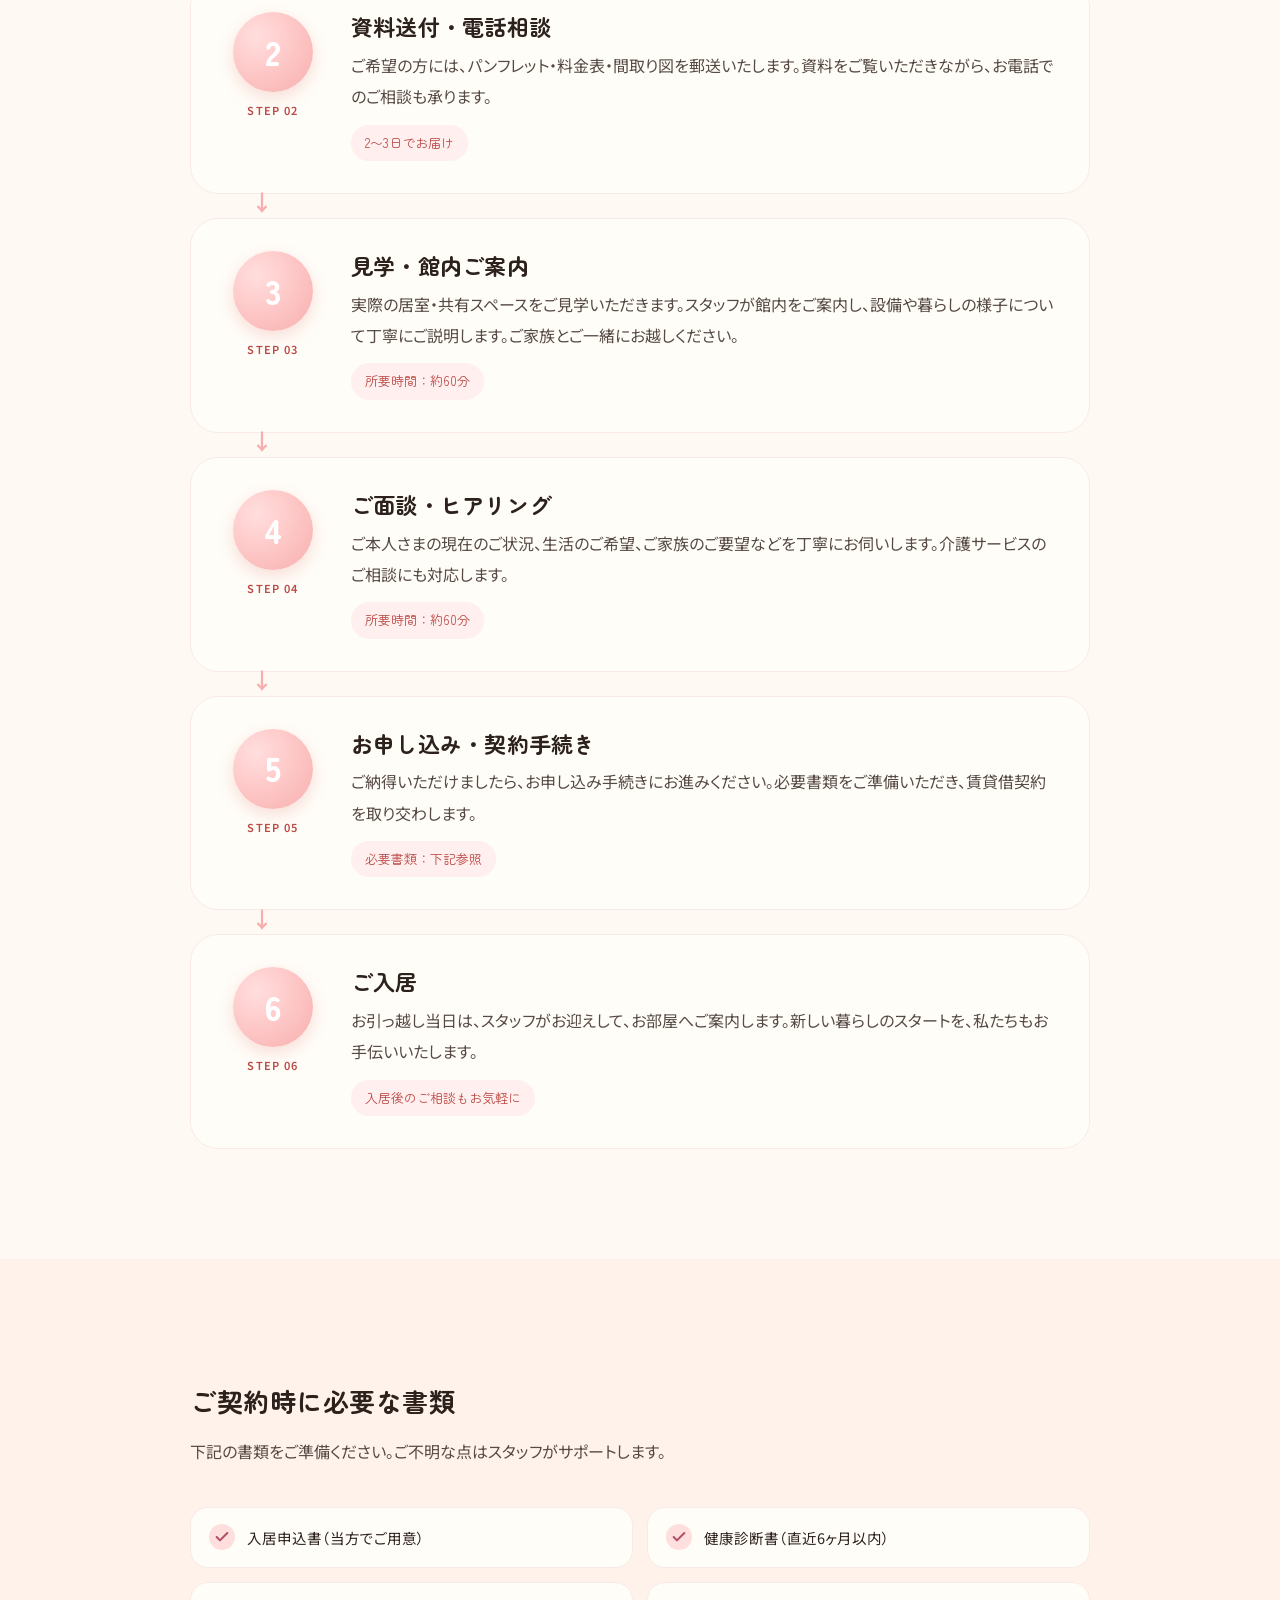
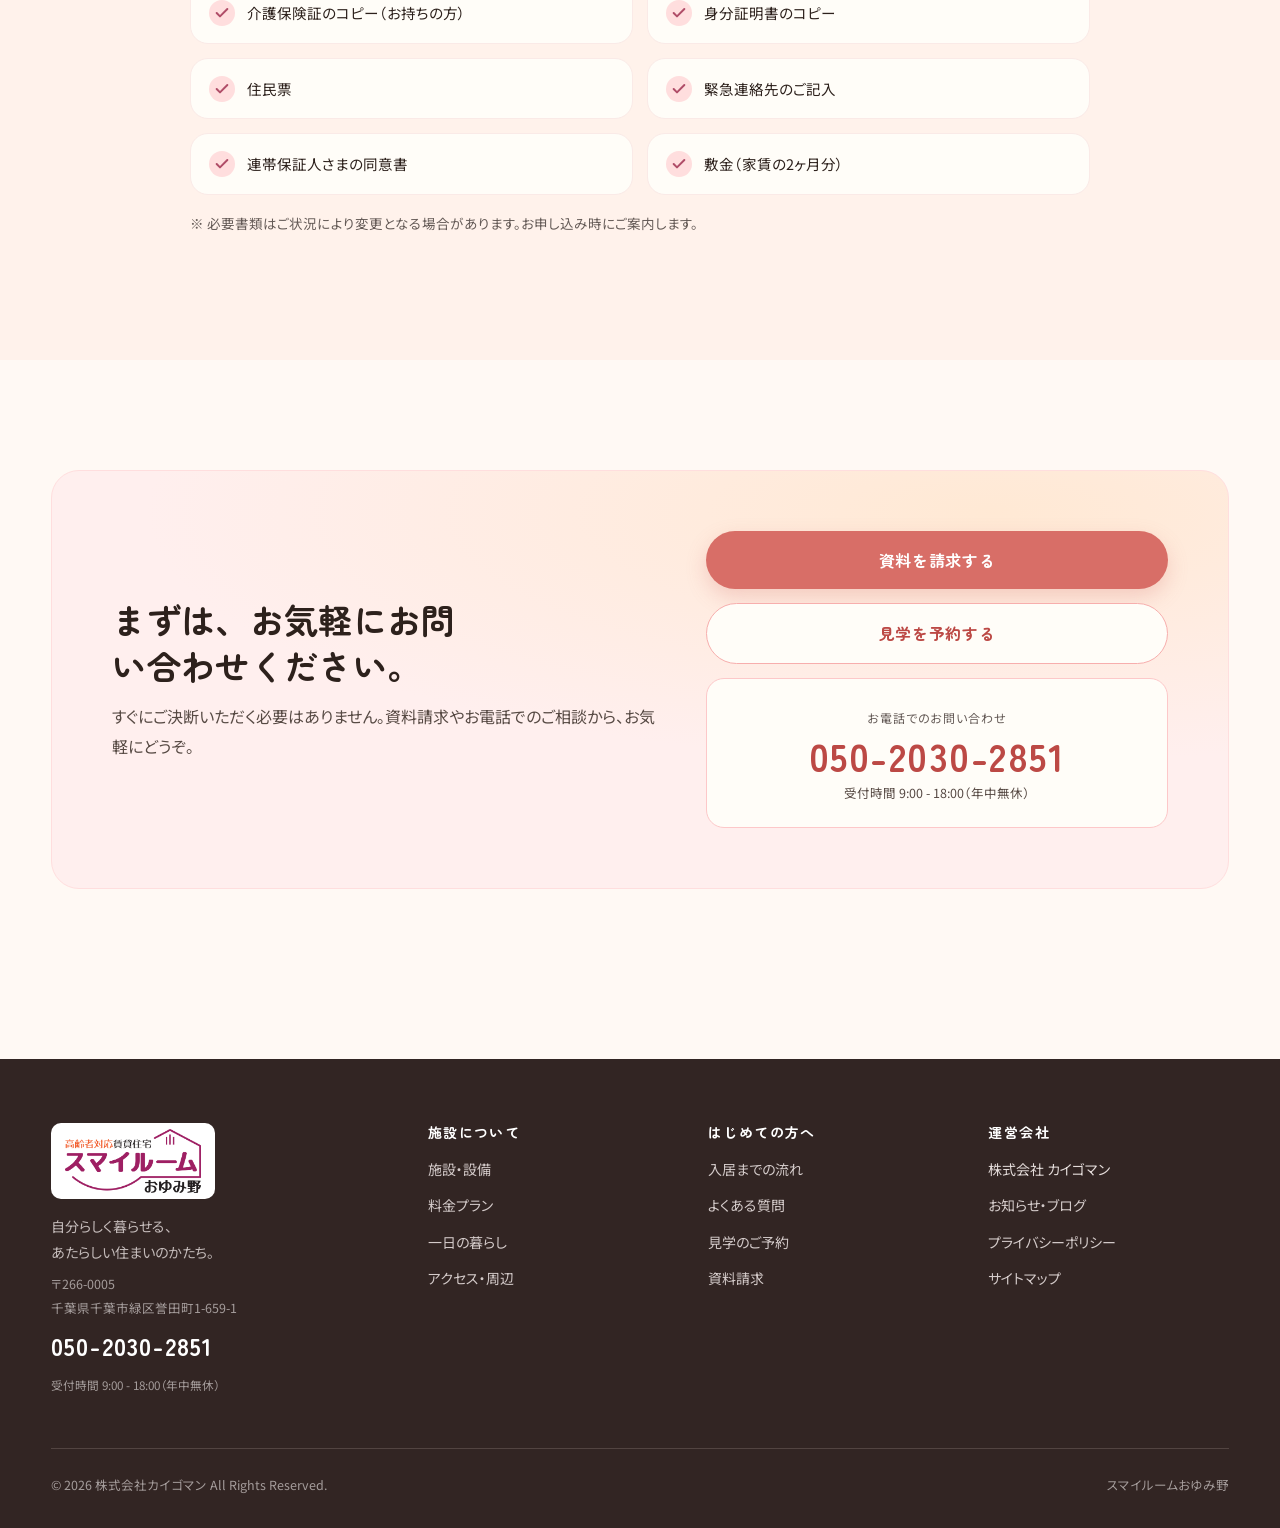
<file: flow.html>
<!DOCTYPE html>
<html lang="ja">
<head>
<meta charset="UTF-8">
<meta name="viewport" content="width=device-width, initial-scale=1">
<title>入居までの流れ｜スマイルームおゆみ野</title>
<meta name="description" content="お問い合わせから入居までの流れをご案内します。ゆっくりとご検討いただける、6つのステップ。">
<link rel="preconnect" href="https://fonts.googleapis.com">
<link rel="preconnect" href="https://fonts.gstatic.com" crossorigin>
<link href="https://fonts.googleapis.com/css2?family=Noto+Sans+JP:wght@400;500;600;700&family=Zen+Maru+Gothic:wght@500;700;900&family=JetBrains+Mono:wght@400;500&display=swap" rel="stylesheet">
<link rel="stylesheet" href="css/styles.css">
<style>
.steps {
  position: relative;
  display: flex;
  flex-direction: column;
  gap: 24px;
}
.step {
  display: grid;
  grid-template-columns: 100px 1fr;
  gap: 28px;
  background: var(--card);
  border-radius: var(--radius-lg);
  padding: 32px;
  border: 1px solid var(--line-soft);
  position: relative;
}
.step-num {
  display: flex;
  flex-direction: column;
  align-items: center;
  gap: 8px;
}
.step-num .ring {
  width: 80px; height: 80px;
  border-radius: 50%;
  background:
    radial-gradient(circle at 30% 30%, var(--pink-100), var(--pink-300));
  display: grid; place-items: center;
  font-family: "Zen Maru Gothic";
  font-weight: 900;
  color: white;
  font-size: 34px;
  box-shadow: 0 6px 16px oklch(0.75 0.1 25 / 0.3);
}
.step-num .lbl {
  font-size: 11px;
  letter-spacing: 0.12em;
  color: var(--pink-600);
  font-weight: 600;
}
.step h3 { font-size: 22px; margin-bottom: 8px; }
.step p { color: var(--ink-soft); line-height: 1.95; margin: 0 0 12px; }
.step .meta {
  font-family: "Zen Maru Gothic";
  font-size: 13px;
  color: var(--pink-600);
  background: var(--pink-50);
  padding: 6px 14px;
  border-radius: 100px;
  display: inline-flex;
  align-items: center;
  gap: 6px;
}

.step::after {
  /* connector arrow */
  content: "↓";
  position: absolute;
  bottom: -30px;
  left: 60px;
  font-size: 22px;
  color: var(--pink-300);
  font-weight: bold;
  z-index: 1;
}
.step:last-child::after { display: none; }

@media (max-width: 700px) {
  .step { grid-template-columns: 1fr; padding: 24px; }
  .step-num { flex-direction: row; }
  .step-num .ring { width: 56px; height: 56px; font-size: 24px; }
  .step::after { left: 30px; }
}

.docs-list {
  display: grid;
  grid-template-columns: repeat(2, 1fr);
  gap: 14px;
}
@media (max-width: 700px) { .docs-list { grid-template-columns: 1fr; } }
.doc {
  display: flex; gap: 12px; align-items: center;
  padding: 16px 18px;
  background: var(--card);
  border-radius: var(--radius);
  border: 1px solid var(--line-soft);
  font-size: 14.5px;
}
.doc::before {
  content: "";
  width: 26px; height: 26px;
  background: var(--pink-100);
  border-radius: 50%;
  background-image: url("data:image/svg+xml;utf8,<svg xmlns='http://www.w3.org/2000/svg' width='16' height='16' viewBox='0 0 24 24' fill='none' stroke='%23b04d68' stroke-width='3' stroke-linecap='round' stroke-linejoin='round'><polyline points='20 6 9 17 4 12'/></svg>");
  background-repeat: no-repeat;
  background-position: center;
  flex-shrink: 0;
}
</style>
</head>
<body data-breadcrumb='["入居の流れ"]'>
<div data-site-header></div>

<section class="page-hero">
  <div class="container">
    <nav class="breadcrumb"><a href="index.html">ホーム</a><span>›</span>入居までの流れ</nav>
    <span class="eyebrow">PROCESS <span class="jp">／ 入居までの流れ</span></span>
    <h1 class="section-title" style="font-size:clamp(32px,5vw,48px);margin-bottom:8px;">ゆっくりと、ご検討ください。</h1>
    <p style="font-size:17px;color:var(--ink-soft);max-width:680px;">お問い合わせから入居までの流れを、6つのステップでご案内します。ご不安な点があれば、いつでもご相談ください。</p>
  </div>
</section>

<!-- ========== こんな方に向いています ========== -->
<section class="section" style="background:var(--bg-warm);">
  <div class="container">
    <div class="reveal" style="max-width:720px;">
      <span class="eyebrow">FOR WHO <span class="jp">／ こんな方に向いています</span></span>
      <h2 class="section-title">あなたや、大切な方に<br>当てはまりますか？</h2>
    </div>
    <div class="target-grid">
      <div class="target-card reveal">
        <div class="target-check" aria-hidden="true">
          <svg width="14" height="14" viewBox="0 0 24 24" fill="none" stroke="currentColor" stroke-width="3" stroke-linecap="round"><polyline points="20 6 9 17 4 12"/></svg>
        </div>
        <p>介護施設には抵抗があるが、<strong>一人暮らしに不安</strong>がある方</p>
      </div>
      <div class="target-card reveal">
        <div class="target-check" aria-hidden="true">
          <svg width="14" height="14" viewBox="0 0 24 24" fill="none" stroke="currentColor" stroke-width="3" stroke-linecap="round"><polyline points="20 6 9 17 4 12"/></svg>
        </div>
        <p><strong>自分のペース</strong>で、好きなことをして暮らしたい方</p>
      </div>
      <div class="target-card reveal">
        <div class="target-check" aria-hidden="true">
          <svg width="14" height="14" viewBox="0 0 24 24" fill="none" stroke="currentColor" stroke-width="3" stroke-linecap="round"><polyline points="20 6 9 17 4 12"/></svg>
        </div>
        <p><strong>年金の範囲内</strong>で安心して暮らし続けたい方</p>
      </div>
      <div class="target-card reveal">
        <div class="target-check" aria-hidden="true">
          <svg width="14" height="14" viewBox="0 0 24 24" fill="none" stroke="currentColor" stroke-width="3" stroke-linecap="round"><polyline points="20 6 9 17 4 12"/></svg>
        </div>
        <p>ご家族が離れて暮らしていて、<strong>見守りを求めている</strong>方</p>
      </div>
      <div class="target-card reveal">
        <div class="target-check" aria-hidden="true">
          <svg width="14" height="14" viewBox="0 0 24 24" fill="none" stroke="currentColor" stroke-width="3" stroke-linecap="round"><polyline points="20 6 9 17 4 12"/></svg>
        </div>
        <p>要介護認定を受けているが、<strong>自由な生活</strong>を続けたい方</p>
      </div>
      <div class="target-card reveal">
        <div class="target-check" aria-hidden="true">
          <svg width="14" height="14" viewBox="0 0 24 24" fill="none" stroke="currentColor" stroke-width="3" stroke-linecap="round"><polyline points="20 6 9 17 4 12"/></svg>
        </div>
        <p>今の住まいがバリアフリーでなく、<strong>住み替えを検討中</strong>の方</p>
      </div>
    </div>
  </div>
</section>

<!-- ========== 介護施設との比較 ========== -->
<section class="section">
  <div class="container">
    <div class="reveal" style="max-width:720px;">
      <span class="eyebrow">COMPARE <span class="jp">／ 他の施設との比較</span></span>
      <h2 class="section-title">「スマイルーム」と<br>他の施設、何が違うの？</h2>
      <p class="section-lede">介護施設・サービス付き高齢者向け住宅との主な違いをまとめました。</p>
    </div>
    <div class="compare-wrap reveal">
      <table class="compare-table">
        <thead>
          <tr>
            <th class="row-label"></th>
            <th class="highlight">スマイルーム<br>おゆみ野</th>
            <th>特別養護<br>老人ホーム</th>
            <th>サービス付き<br>高齢者向け住宅</th>
            <th>有料<br>老人ホーム</th>
          </tr>
        </thead>
        <tbody>
          <tr>
            <td class="row-label">月額費用目安</td>
            <td class="highlight">6〜12万円</td>
            <td>1〜15万円</td>
            <td>8〜30万円</td>
            <td>15〜30万円</td>
          </tr>
          <tr>
            <td class="row-label">個室</td>
            <td class="highlight">○ 全室個室</td>
            <td>△ 多床室あり</td>
            <td>○</td>
            <td>○</td>
          </tr>
          <tr>
            <td class="row-label">介護の選択</td>
            <td class="highlight">自由に選べる</td>
            <td>施設提供のみ</td>
            <td>一部自由</td>
            <td>施設提供のみ</td>
          </tr>
          <tr>
            <td class="row-label">退去リスク</td>
            <td class="highlight">低い</td>
            <td>低い</td>
            <td>中程度</td>
            <td>中程度</td>
          </tr>
          <tr>
            <td class="row-label">家具の持ち込み</td>
            <td class="highlight">○ 自由</td>
            <td>△ 制限あり</td>
            <td>○</td>
            <td>△</td>
          </tr>
        </tbody>
      </table>
    </div>
  </div>
</section>

<!-- ========== 入居の流れ ========== -->
<section class="section" style="background:var(--bg-warm);">
  <div class="container">
    <div class="reveal" style="max-width:720px;">
      <span class="eyebrow">FLOW <span class="jp">／ 入居までの流れ</span></span>
      <h2 class="section-title">入居まで、5つのステップ。</h2>
      <p class="section-lede">はじめての方でも安心。スタッフが一緒にサポートします。</p>
    </div>
    <div class="flow-steps reveal">
      <div class="flow-step">
        <div class="flow-step-num">STEP<br>1</div>
        <div class="flow-step-label">お問い合わせ</div>
        <div class="flow-step-desc">電話またはフォームからお気軽に。</div>
        <div class="flow-step-days">当日〜翌日</div>
      </div>
      <div class="flow-step">
        <div class="flow-step-num">STEP<br>2</div>
        <div class="flow-step-label">見学・相談</div>
        <div class="flow-step-desc">実際の居室・設備をご覧いただきます。ご家族同伴歓迎。</div>
        <div class="flow-step-days">1〜2週間以内</div>
      </div>
      <div class="flow-step">
        <div class="flow-step-num">STEP<br>3</div>
        <div class="flow-step-label">お申し込み</div>
        <div class="flow-step-desc">申込書と必要書類をご準備いただきます。</div>
        <div class="flow-step-days">1〜2週間</div>
      </div>
      <div class="flow-step">
        <div class="flow-step-num">STEP<br>4</div>
        <div class="flow-step-label">契約・準備</div>
        <div class="flow-step-desc">契約後、引越し・介護申請などをサポート。</div>
        <div class="flow-step-days">2〜4週間</div>
      </div>
      <div class="flow-step">
        <div class="flow-step-num">STEP<br>5</div>
        <div class="flow-step-label">入居スタート</div>
        <div class="flow-step-desc">新しい暮らしの始まりです。スタッフが丁寧にお迎えします。</div>
        <div class="flow-step-days">お引越し当日</div>
      </div>
    </div>
    <div class="text-center mt-8 reveal">
      <a class="btn btn-primary" href="contact.html">
        <svg width="18" height="18" viewBox="0 0 24 24" fill="none" stroke="currentColor" stroke-width="2.4" stroke-linecap="round"><path d="M21 10c0 7-9 13-9 13s-9-6-9-13a9 9 0 0 1 18 0z"/><circle cx="12" cy="10" r="3"/></svg>
        まずはお気軽にご相談ください
      </a>
    </div>
  </div>
</section>

<section class="section">
  <div class="container" style="max-width:900px;">
    <div class="steps">

      <div class="step">
        <div class="step-num">
          <div class="ring">1</div>
          <div class="lbl">STEP 01</div>
        </div>
        <div>
          <h3>お問い合わせ</h3>
          <p>お電話・お問い合わせフォーム・資料請求のいずれかでご連絡ください。施設の概要や、現在のご状況についてお伺いします。</p>
          <span class="meta">所要時間：15分程度</span>
        </div>
      </div>

      <div class="step">
        <div class="step-num">
          <div class="ring">2</div>
          <div class="lbl">STEP 02</div>
        </div>
        <div>
          <h3>資料送付・電話相談</h3>
          <p>ご希望の方には、パンフレット・料金表・間取り図を郵送いたします。資料をご覧いただきながら、お電話でのご相談も承ります。</p>
          <span class="meta">2〜3日でお届け</span>
        </div>
      </div>

      <div class="step">
        <div class="step-num">
          <div class="ring">3</div>
          <div class="lbl">STEP 03</div>
        </div>
        <div>
          <h3>見学・館内ご案内</h3>
          <p>実際の居室・共有スペースをご見学いただきます。スタッフが館内をご案内し、設備や暮らしの様子について丁寧にご説明します。ご家族とご一緒にお越しください。</p>
          <span class="meta">所要時間：約60分</span>
        </div>
      </div>

      <div class="step">
        <div class="step-num">
          <div class="ring">4</div>
          <div class="lbl">STEP 04</div>
        </div>
        <div>
          <h3>ご面談・ヒアリング</h3>
          <p>ご本人さまの現在のご状況、生活のご希望、ご家族のご要望などを丁寧にお伺いします。介護サービスのご相談にも対応します。</p>
          <span class="meta">所要時間：約60分</span>
        </div>
      </div>

      <div class="step">
        <div class="step-num">
          <div class="ring">5</div>
          <div class="lbl">STEP 05</div>
        </div>
        <div>
          <h3>お申し込み・契約手続き</h3>
          <p>ご納得いただけましたら、お申し込み手続きにお進みください。必要書類をご準備いただき、賃貸借契約を取り交わします。</p>
          <span class="meta">必要書類：下記参照</span>
        </div>
      </div>

      <div class="step">
        <div class="step-num">
          <div class="ring">6</div>
          <div class="lbl">STEP 06</div>
        </div>
        <div>
          <h3>ご入居</h3>
          <p>お引っ越し当日は、スタッフがお迎えして、お部屋へご案内します。新しい暮らしのスタートを、私たちもお手伝いいたします。</p>
          <span class="meta">入居後のご相談もお気軽に</span>
        </div>
      </div>

    </div>
  </div>
</section>

<section class="section" style="background:var(--bg-warm);">
  <div class="container" style="max-width:900px;">
    <h2 class="section-title" style="font-size:26px;">ご契約時に必要な書類</h2>
    <p class="section-lede mb-6">下記の書類をご準備ください。ご不明な点はスタッフがサポートします。</p>

    <div class="docs-list">
      <div class="doc">入居申込書（当方でご用意）</div>
      <div class="doc">健康診断書（直近6ヶ月以内）</div>
      <div class="doc">介護保険証のコピー（お持ちの方）</div>
      <div class="doc">身分証明書のコピー</div>
      <div class="doc">住民票</div>
      <div class="doc">緊急連絡先のご記入</div>
      <div class="doc">連帯保証人さまの同意書</div>
      <div class="doc">敷金（家賃の2ヶ月分）</div>
    </div>
    <p class="mt-3" style="font-size:13.5px;color:var(--ink-mute);">※ 必要書類はご状況により変更となる場合があります。お申し込み時にご案内します。</p>
  </div>
</section>

<section class="section">
  <div class="container">
    <div class="cta-block">
      <div>
        <h2>まずは、お気軽にお問い合わせください。</h2>
        <p style="margin:0;color:var(--ink-soft);">すぐにご決断いただく必要はありません。資料請求やお電話でのご相談から、お気軽にどうぞ。</p>
      </div>
      <div class="cta-actions">
        <a class="btn btn-primary" href="contact.html">資料を請求する</a>
        <a class="btn btn-secondary" href="contact.html">見学を予約する</a>
        <div class="cta-tel">
          <small>お電話でのお問い合わせ</small>
          <a class="num" href="tel:05020302851">050-2030-2851</a>
          <div class="hours">受付時間 9:00 - 18:00（年中無休）</div>
        </div>
      </div>
    </div>
  </div>
</section>

<div data-site-footer></div>
<script src="js/shared.js"></script>
</body>
</html>
</file>
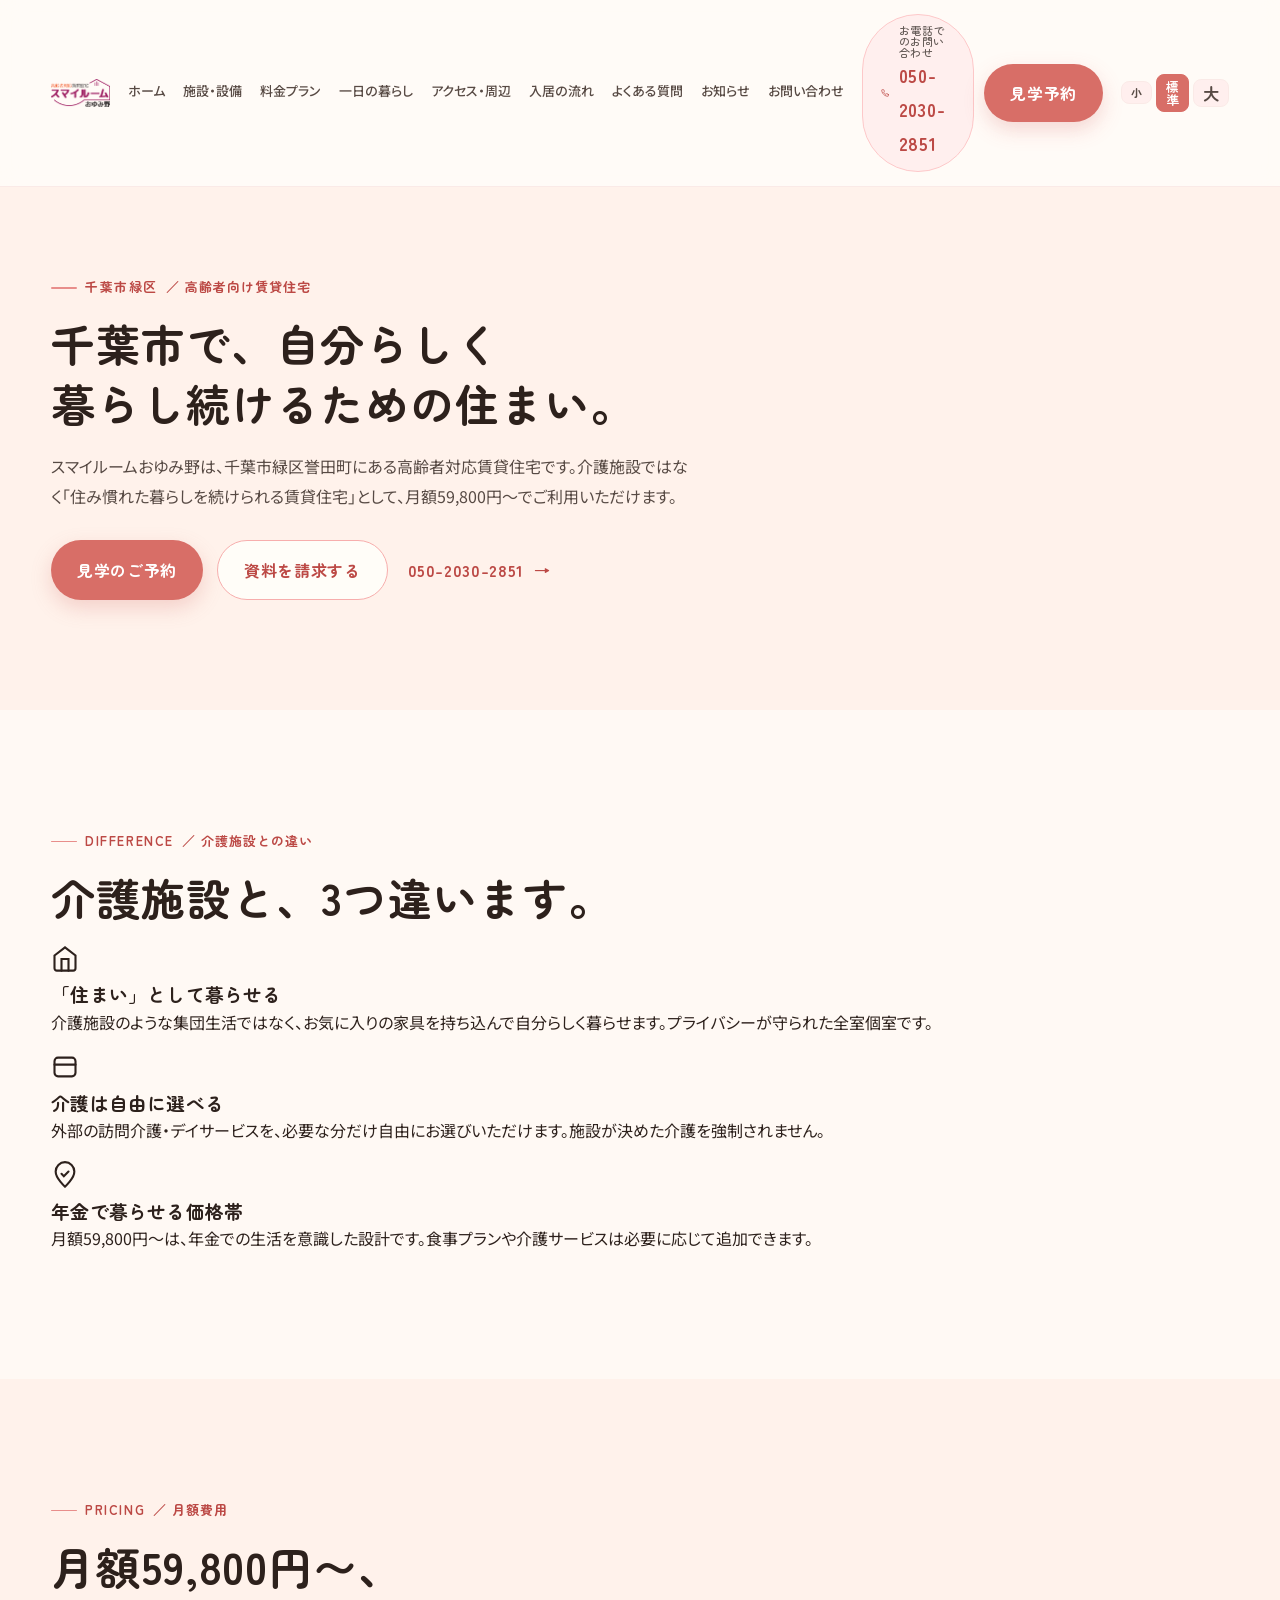
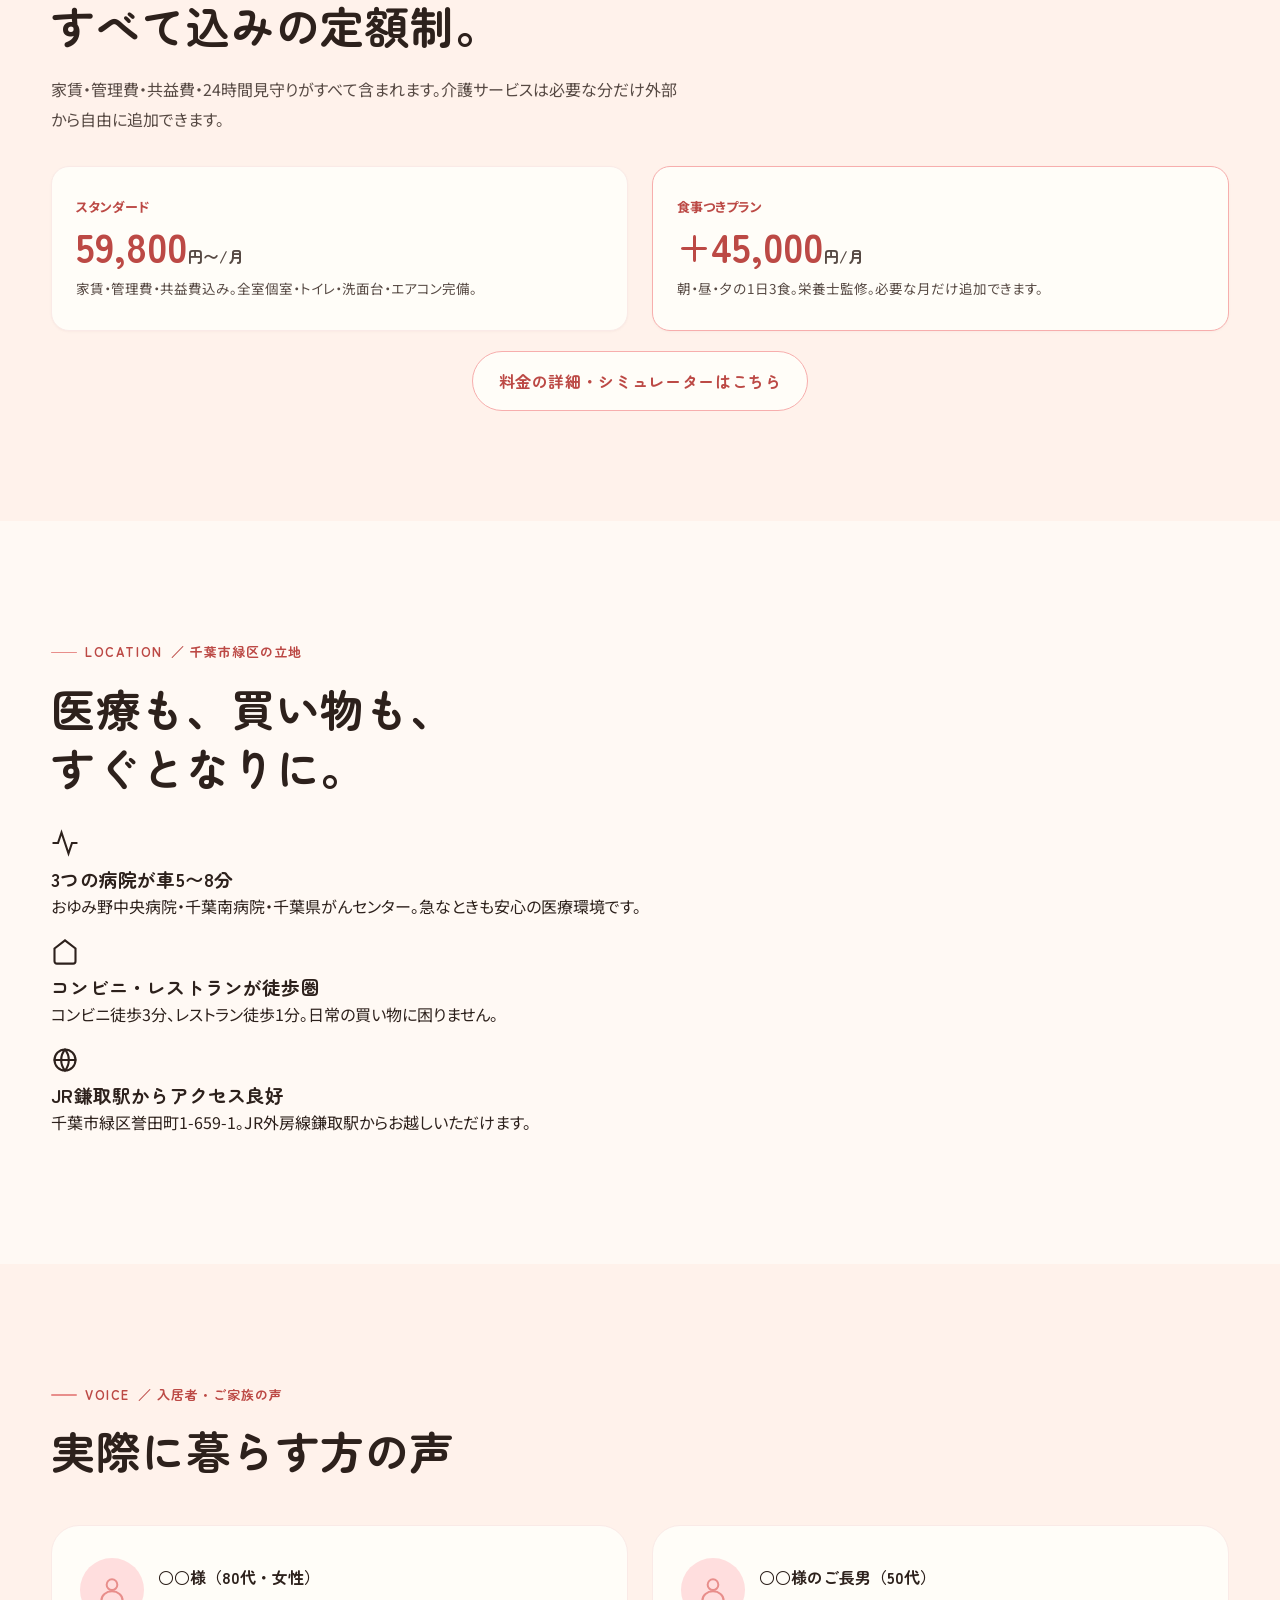
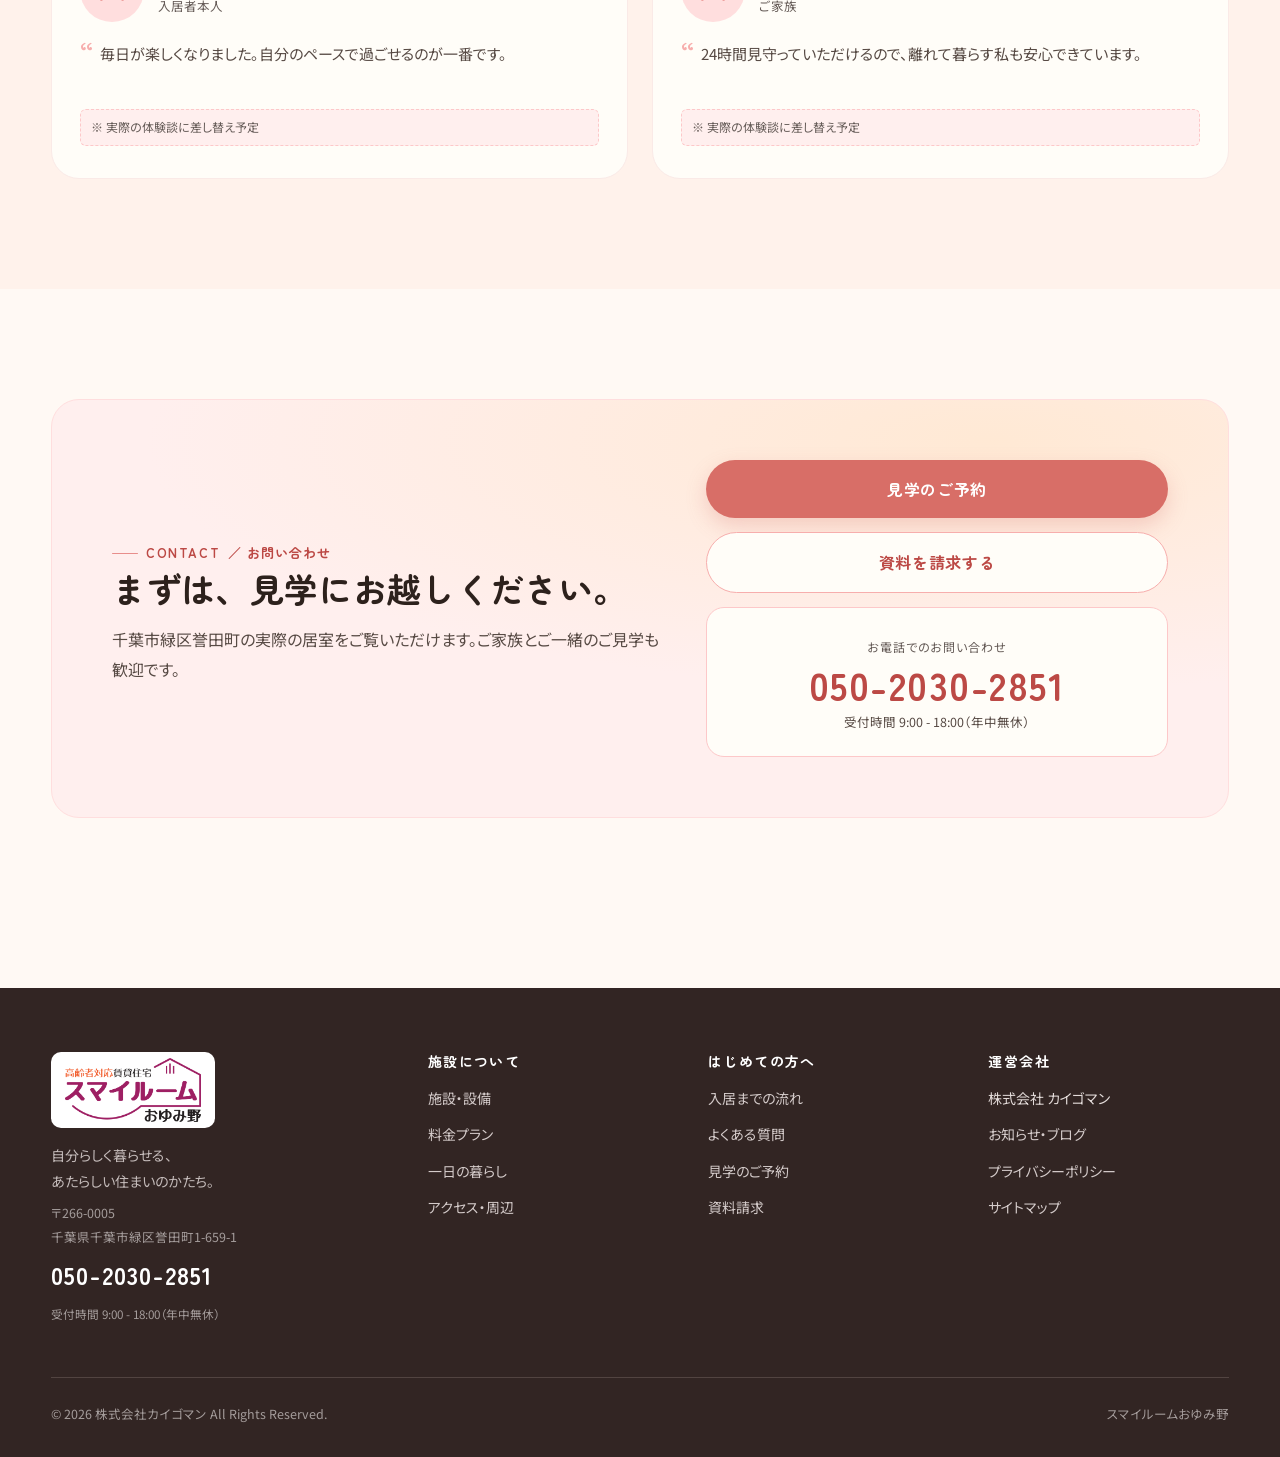
<file: lp-chiba-senior.html>
<!DOCTYPE html>
<html lang="ja">
<head>
<meta charset="UTF-8">
<meta name="viewport" content="width=device-width, initial-scale=1">
<title>千葉市の高齢者向け賃貸住宅｜スマイルームおゆみ野</title>
<meta name="description" content="千葉市緑区の高齢者対応賃貸住宅。月額59,800円〜、介護施設より自由な暮らし。24時間見守りサポート完備。見学無料・年中無休。お気軽にご相談ください。">
<link rel="canonical" href="index.html">
<link rel="preconnect" href="https://fonts.googleapis.com">
<link rel="preconnect" href="https://fonts.gstatic.com" crossorigin>
<link href="https://fonts.googleapis.com/css2?family=Noto+Sans+JP:wght@400;500;600;700&family=Zen+Maru+Gothic:wght@500;700;900&family=JetBrains+Mono:wght@400;500&display=swap" rel="stylesheet">
<link rel="stylesheet" href="css/styles.css">
<script type="application/ld+json">
{
  "@context": "https://schema.org",
  "@type": "LodgingBusiness",
  "name": "スマイルームおゆみ野",
  "description": "千葉市緑区の高齢者対応賃貸住宅。月額59,800円〜。",
  "telephone": "050-2030-2851",
  "address": {
    "@type": "PostalAddress",
    "streetAddress": "誉田町1-659-1",
    "addressLocality": "千葉市緑区",
    "addressRegion": "千葉県",
    "postalCode": "266-0005",
    "addressCountry": "JP"
  },
  "priceRange": "¥59,800〜/月"
}
</script>
</head>
<body>

<div data-site-header></div>

<!-- ========== ヒーロー ========== -->
<section class="section" style="background:var(--bg-warm);padding-top:clamp(48px,8vw,80px);">
  <div class="container">
    <div class="reveal" style="max-width:680px;">
      <span class="eyebrow">千葉市緑区 <span class="jp">／ 高齢者向け賃貸住宅</span></span>
      <h1 class="section-title" style="margin-top:14px;">千葉市で、自分らしく<br>暮らし続けるための住まい。</h1>
      <p class="section-lede">スマイルームおゆみ野は、千葉市緑区誉田町にある高齢者対応賃貸住宅です。介護施設ではなく「住み慣れた暮らしを続けられる賃貸住宅」として、月額59,800円〜でご利用いただけます。</p>
      <div style="display:flex;gap:14px;flex-wrap:wrap;margin-top:28px;">
        <a class="btn btn-primary" href="contact.html">見学のご予約</a>
        <a class="btn btn-secondary" href="contact.html">資料を請求する</a>
        <a class="btn btn-ghost" href="tel:05020302851">050-2030-2851</a>
      </div>
    </div>
  </div>
</section>

<!-- ========== 介護施設との3つの違い ========== -->
<section class="section">
  <div class="container">
    <div class="reveal" style="max-width:720px;">
      <span class="eyebrow">DIFFERENCE <span class="jp">／ 介護施設との違い</span></span>
      <h2 class="section-title">介護施設と、3つ違います。</h2>
    </div>
    <div class="features-grid">
      <div class="feature reveal">
        <div class="feature-icon">
          <svg width="28" height="28" viewBox="0 0 24 24" fill="none" stroke="currentColor" stroke-width="1.8" stroke-linecap="round"><path d="M3 9l9-7 9 7v11a2 2 0 0 1-2 2H5a2 2 0 0 1-2-2z"/><path d="M9 22V12h6v10"/></svg>
        </div>
        <h3>「住まい」として暮らせる</h3>
        <p>介護施設のような集団生活ではなく、お気に入りの家具を持ち込んで自分らしく暮らせます。プライバシーが守られた全室個室です。</p>
      </div>
      <div class="feature reveal">
        <div class="feature-icon">
          <svg width="28" height="28" viewBox="0 0 24 24" fill="none" stroke="currentColor" stroke-width="1.8" stroke-linecap="round"><rect x="3" y="4" width="18" height="16" rx="3"/><path d="M3 10h18"/></svg>
        </div>
        <h3>介護は自由に選べる</h3>
        <p>外部の訪問介護・デイサービスを、必要な分だけ自由にお選びいただけます。施設が決めた介護を強制されません。</p>
      </div>
      <div class="feature reveal">
        <div class="feature-icon">
          <svg width="28" height="28" viewBox="0 0 24 24" fill="none" stroke="currentColor" stroke-width="1.8" stroke-linecap="round"><path d="M12 22s8-7 8-13a8 8 0 1 0-16 0c0 6 8 13 8 13z"/><path d="M9 11l2 2 4-4"/></svg>
        </div>
        <h3>年金で暮らせる価格帯</h3>
        <p>月額59,800円〜は、年金での生活を意識した設計です。食事プランや介護サービスは必要に応じて追加できます。</p>
      </div>
    </div>
  </div>
</section>

<!-- ========== 料金 ========== -->
<section class="section" style="background:var(--bg-warm);">
  <div class="container">
    <div class="reveal" style="max-width:720px;">
      <span class="eyebrow">PRICING <span class="jp">／ 月額費用</span></span>
      <h2 class="section-title">月額59,800円〜、<br>すべて込みの定額制。</h2>
      <p class="section-lede">家賃・管理費・共益費・24時間見守りがすべて含まれます。介護サービスは必要な分だけ外部から自由に追加できます。</p>
    </div>
    <div style="margin-top:32px;display:flex;gap:24px;flex-wrap:wrap;">
      <div class="card reveal" style="flex:1;min-width:220px;padding:28px 24px;">
        <div style="font-size:13px;color:var(--pink-600);font-weight:700;margin-bottom:6px;">スタンダード</div>
        <div style="font-family:'Zen Maru Gothic';font-size:40px;font-weight:700;color:var(--pink-600);line-height:1;">59,800<span style="font-size:16px;color:var(--ink-soft);">円〜/月</span></div>
        <p style="margin:10px 0 0;font-size:13.5px;color:var(--ink-soft);">家賃・管理費・共益費込み。全室個室・トイレ・洗面台・エアコン完備。</p>
      </div>
      <div class="card reveal" style="flex:1;min-width:220px;padding:28px 24px;border-color:var(--pink-300);">
        <div style="font-size:13px;color:var(--pink-600);font-weight:700;margin-bottom:6px;">食事つきプラン</div>
        <div style="font-family:'Zen Maru Gothic';font-size:40px;font-weight:700;color:var(--pink-600);line-height:1;">+45,000<span style="font-size:16px;color:var(--ink-soft);">円/月</span></div>
        <p style="margin:10px 0 0;font-size:13.5px;color:var(--ink-soft);">朝・昼・夕の1日3食。栄養士監修。必要な月だけ追加できます。</p>
      </div>
    </div>
    <div style="margin-top:20px;text-align:center;">
      <a class="btn btn-secondary" href="pricing.html">料金の詳細・シミュレーターはこちら</a>
    </div>
  </div>
</section>

<!-- ========== 立地 ========== -->
<section class="section">
  <div class="container">
    <div class="reveal" style="max-width:720px;">
      <span class="eyebrow">LOCATION <span class="jp">／ 千葉市緑区の立地</span></span>
      <h2 class="section-title">医療も、買い物も、<br>すぐとなりに。</h2>
    </div>
    <div class="features-grid" style="margin-top:32px;">
      <div class="feature reveal">
        <div class="feature-icon">
          <svg width="28" height="28" viewBox="0 0 24 24" fill="none" stroke="currentColor" stroke-width="1.8" stroke-linecap="round"><path d="M22 12h-4l-3 9L9 3l-3 9H2"/></svg>
        </div>
        <h3>3つの病院が車5〜8分</h3>
        <p>おゆみ野中央病院・千葉南病院・千葉県がんセンター。急なときも安心の医療環境です。</p>
      </div>
      <div class="feature reveal">
        <div class="feature-icon">
          <svg width="28" height="28" viewBox="0 0 24 24" fill="none" stroke="currentColor" stroke-width="1.8" stroke-linecap="round"><path d="M3 9l9-7 9 7v11a2 2 0 0 1-2 2H5a2 2 0 0 1-2-2z"/></svg>
        </div>
        <h3>コンビニ・レストランが徒歩圏</h3>
        <p>コンビニ徒歩3分、レストラン徒歩1分。日常の買い物に困りません。</p>
      </div>
      <div class="feature reveal">
        <div class="feature-icon">
          <svg width="28" height="28" viewBox="0 0 24 24" fill="none" stroke="currentColor" stroke-width="1.8" stroke-linecap="round"><circle cx="12" cy="12" r="9"/><path d="M3 12h18"/><path d="M12 3a14 14 0 0 1 0 18a14 14 0 0 1 0-18"/></svg>
        </div>
        <h3>JR鎌取駅からアクセス良好</h3>
        <p>千葉市緑区誉田町1-659-1。JR外房線鎌取駅からお越しいただけます。</p>
      </div>
    </div>
  </div>
</section>

<!-- ========== 体験談 ========== -->
<section class="section" style="background:var(--bg-warm);">
  <div class="container">
    <div class="reveal" style="max-width:720px;">
      <span class="eyebrow">VOICE <span class="jp">／ 入居者・ご家族の声</span></span>
      <h2 class="section-title">実際に暮らす方の声</h2>
    </div>
    <div class="testimonials-grid">
      <div class="testimonial-card reveal">
        <div class="testimonial-header">
          <div class="testimonial-avatar" aria-hidden="true">
            <svg width="32" height="32" viewBox="0 0 24 24" fill="none" stroke="currentColor" stroke-width="1.5"><circle cx="12" cy="8" r="4"/><path d="M4 20c0-4 3.6-7 8-7s8 3 8 7"/></svg>
          </div>
          <div class="testimonial-meta">
            <div class="name">○○様（80代・女性）</div>
            <div class="role">入居者本人</div>
          </div>
        </div>
        <p class="testimonial-body">毎日が楽しくなりました。自分のペースで過ごせるのが一番です。</p>
        <div class="testimonial-placeholder-note">※ 実際の体験談に差し替え予定</div>
      </div>
      <div class="testimonial-card reveal">
        <div class="testimonial-header">
          <div class="testimonial-avatar" aria-hidden="true">
            <svg width="32" height="32" viewBox="0 0 24 24" fill="none" stroke="currentColor" stroke-width="1.5"><circle cx="12" cy="8" r="4"/><path d="M4 20c0-4 3.6-7 8-7s8 3 8 7"/></svg>
          </div>
          <div class="testimonial-meta">
            <div class="name">○○様のご長男（50代）</div>
            <div class="role">ご家族</div>
          </div>
        </div>
        <p class="testimonial-body">24時間見守っていただけるので、離れて暮らす私も安心できています。</p>
        <div class="testimonial-placeholder-note">※ 実際の体験談に差し替え予定</div>
      </div>
    </div>
  </div>
</section>

<!-- ========== CTA ========== -->
<section class="section">
  <div class="container">
    <div class="cta-block reveal">
      <div>
        <span class="eyebrow">CONTACT <span class="jp">／ お問い合わせ</span></span>
        <h2>まずは、見学にお越しください。</h2>
        <p style="margin:0;color:var(--ink-soft);">千葉市緑区誉田町の実際の居室をご覧いただけます。ご家族とご一緒のご見学も歓迎です。</p>
      </div>
      <div class="cta-actions">
        <a class="btn btn-primary" href="contact.html">見学のご予約</a>
        <a class="btn btn-secondary" href="contact.html">資料を請求する</a>
        <div class="cta-tel">
          <small>お電話でのお問い合わせ</small>
          <a class="num" href="tel:05020302851">050-2030-2851</a>
          <div class="hours">受付時間 9:00 - 18:00（年中無休）</div>
        </div>
      </div>
    </div>
  </div>
</section>

<div data-site-footer></div>
<script src="js/shared.js"></script>
</body>
</html>
</file>
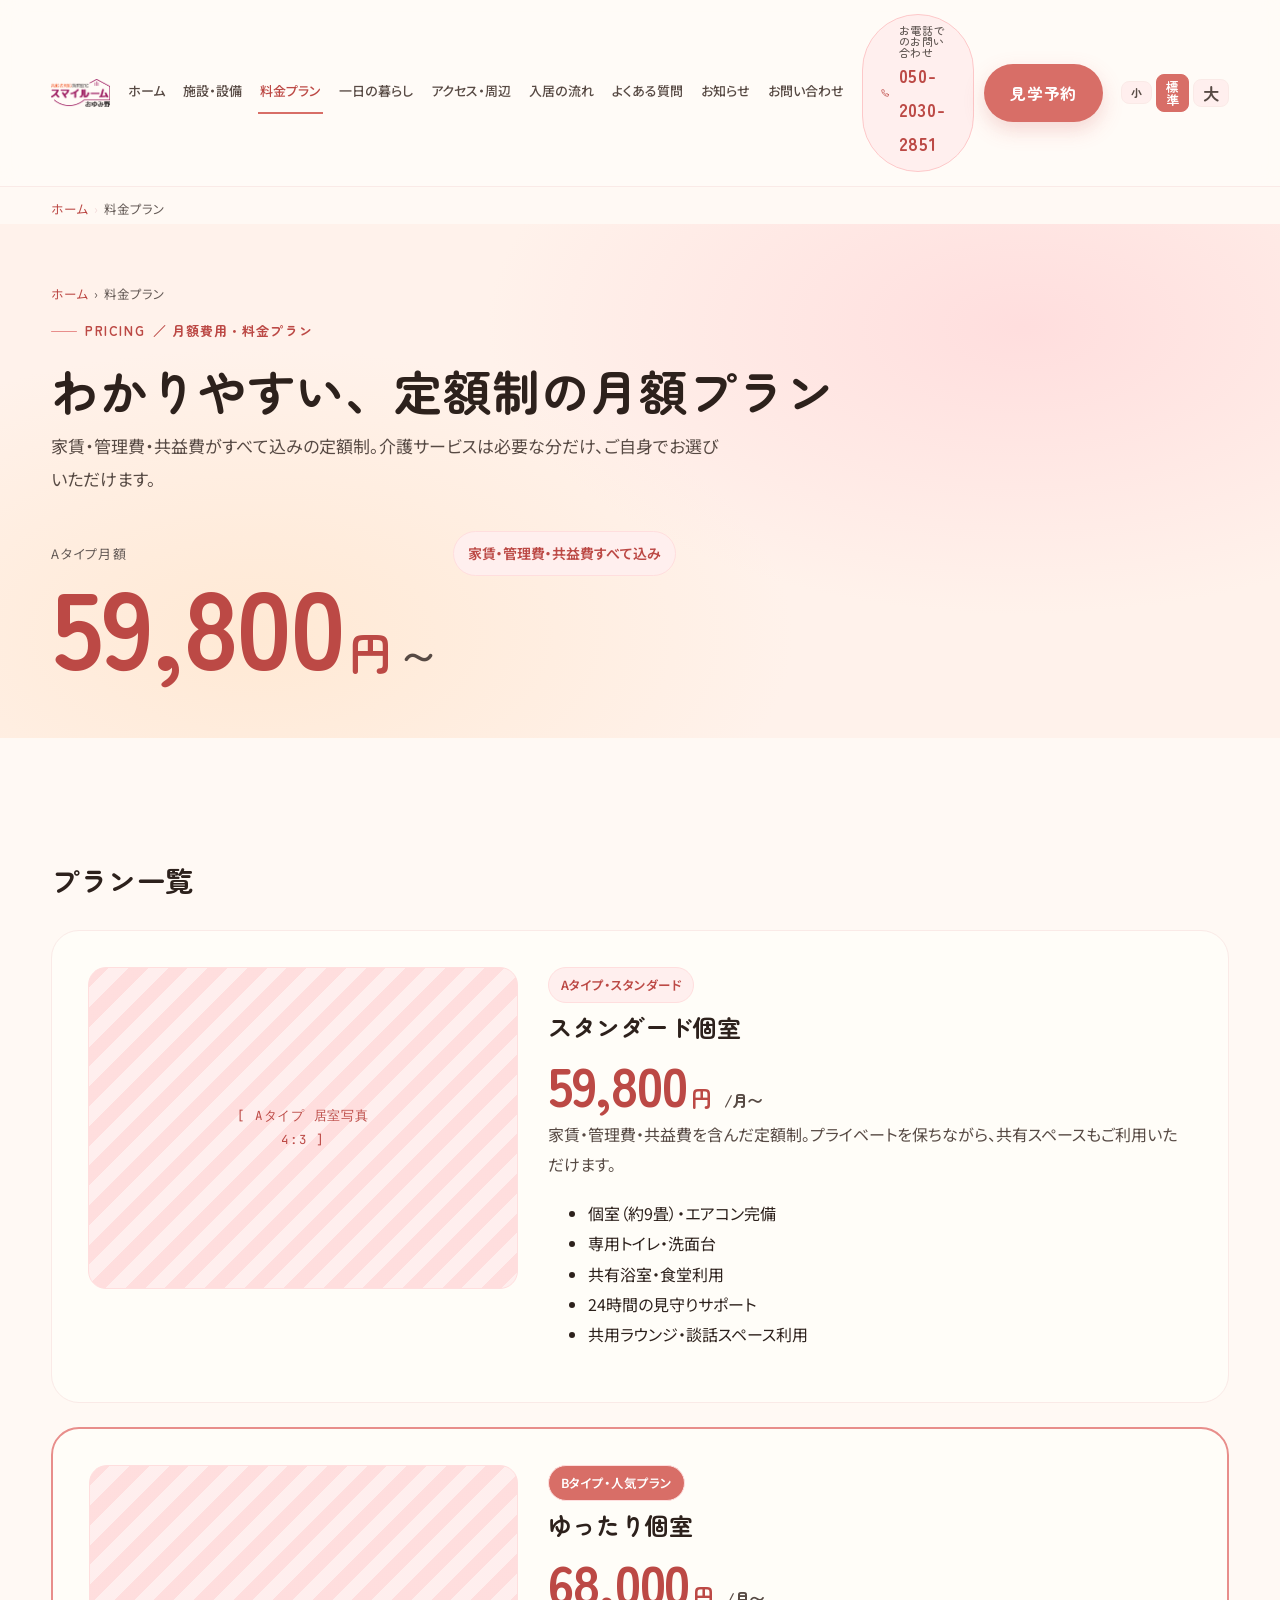
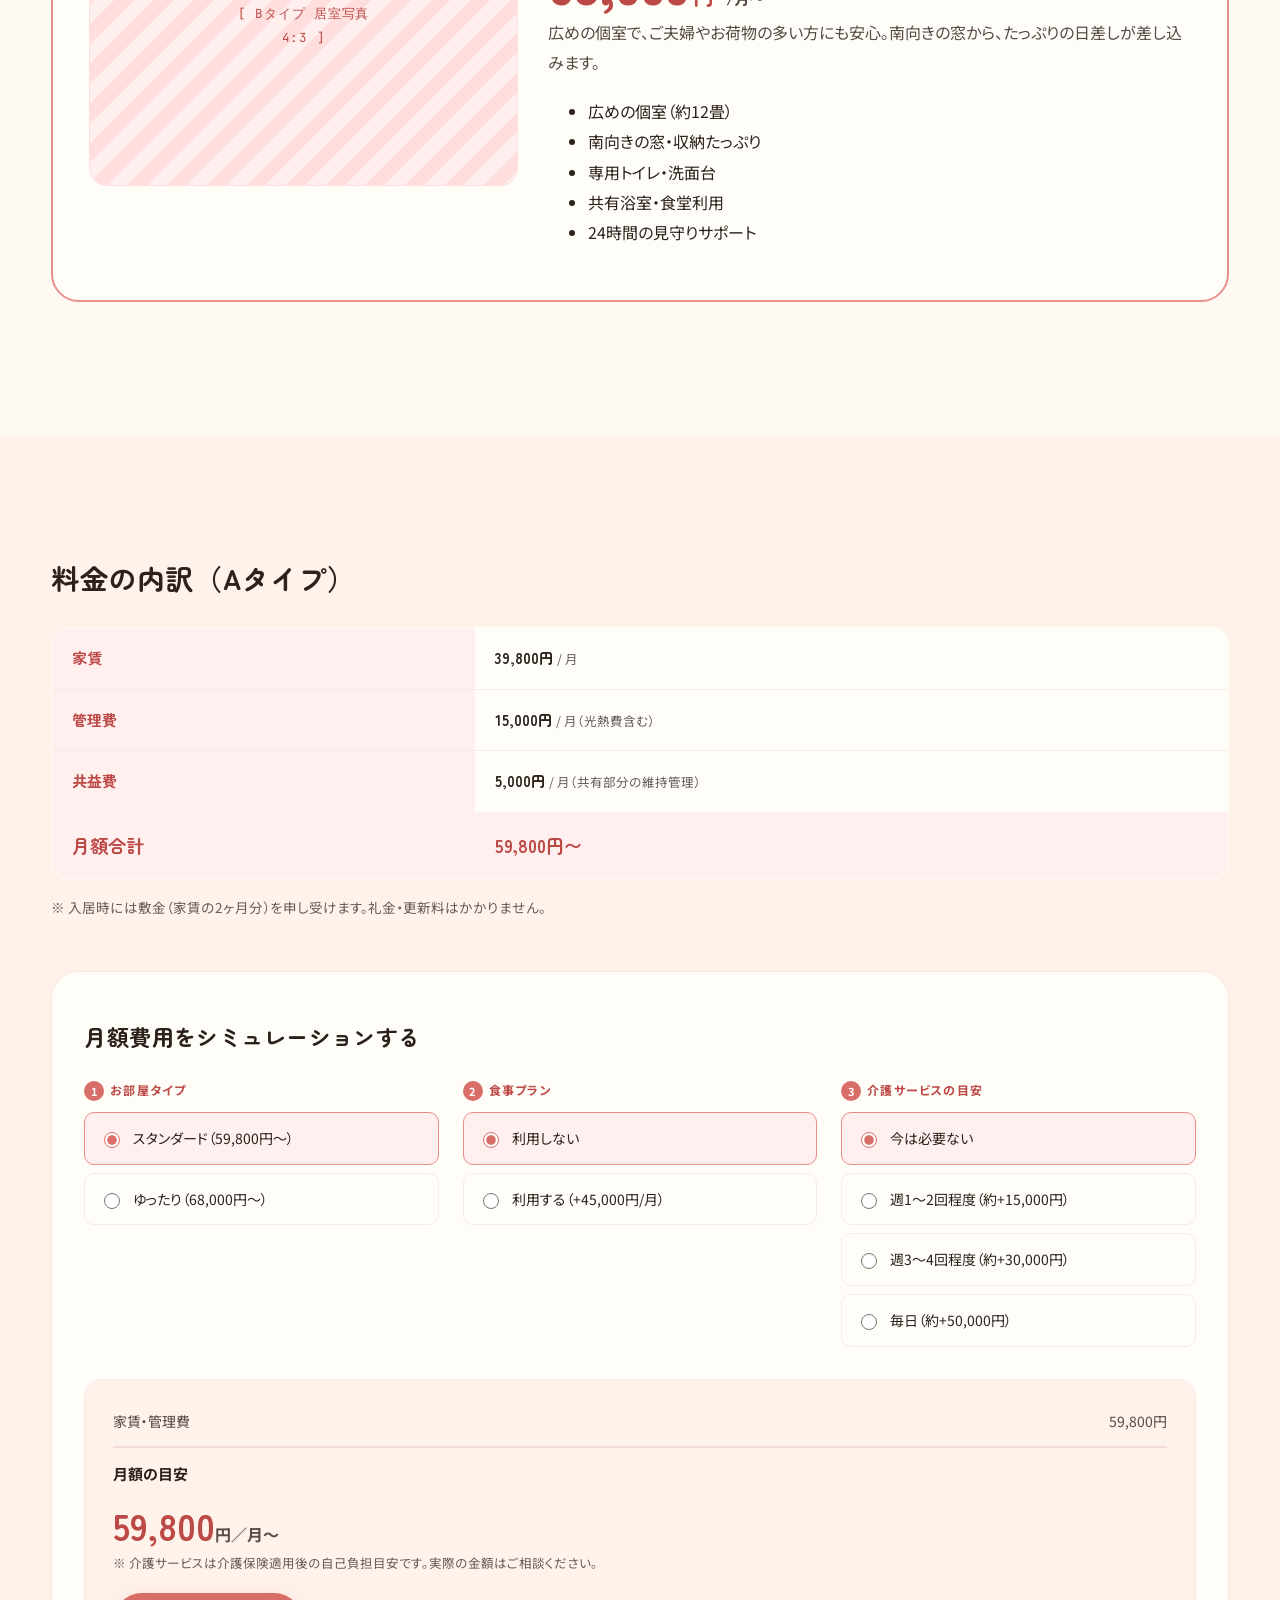
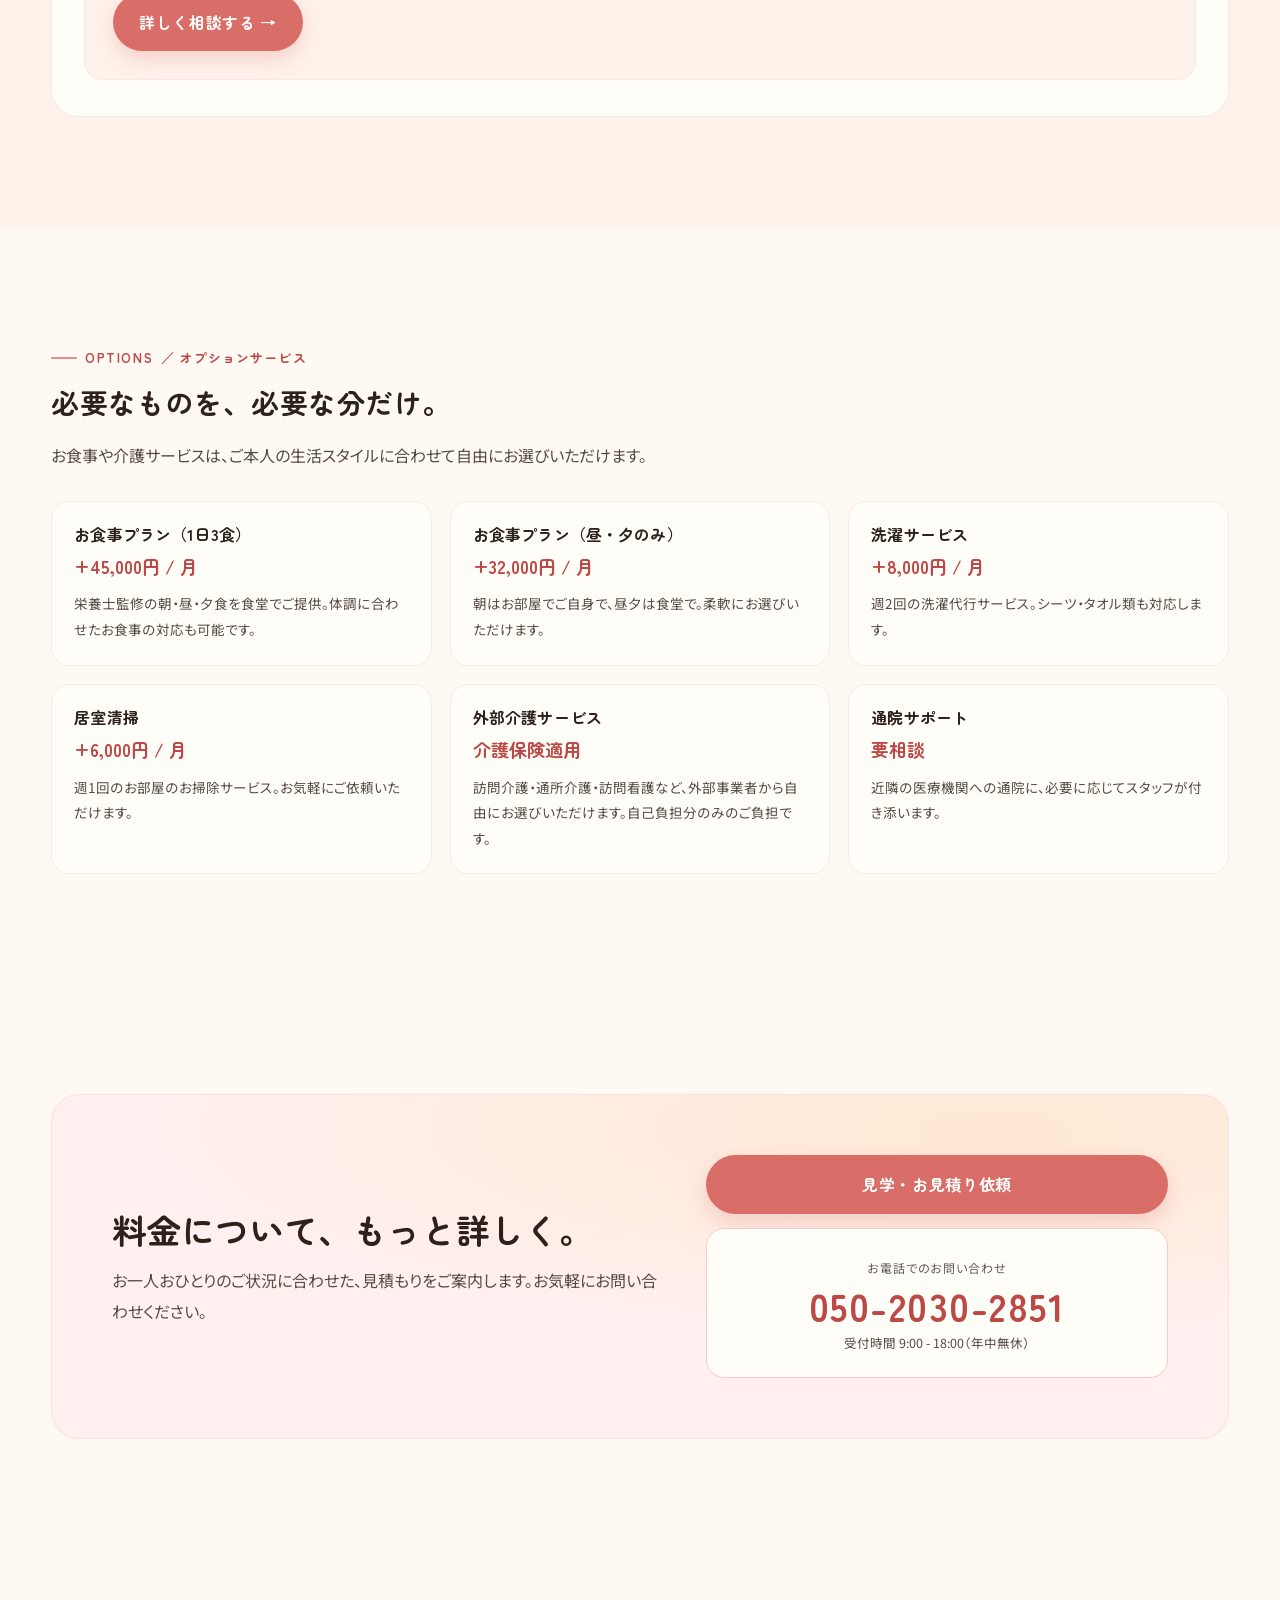
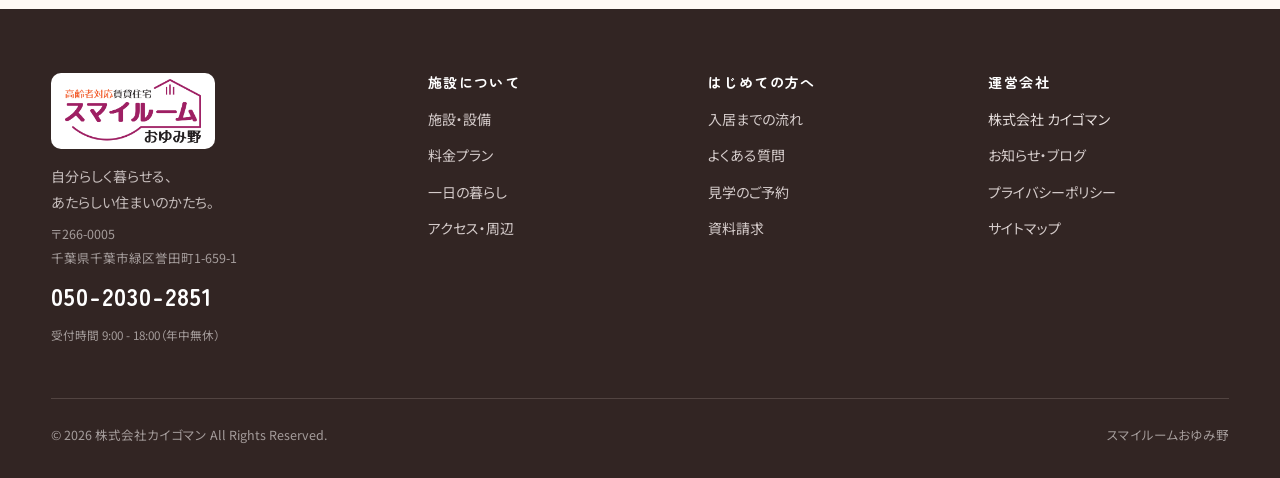
<file: pricing.html>
<!DOCTYPE html>
<html lang="ja">
<head>
<meta charset="UTF-8">
<meta name="viewport" content="width=device-width, initial-scale=1">
<title>料金プラン｜スマイルームおゆみ野</title>
<meta name="description" content="月額59,800円〜。家賃・管理費・共益費込みの定額制。介護サービスは必要な分だけ自由に選べます。">
<link rel="preconnect" href="https://fonts.googleapis.com">
<link rel="preconnect" href="https://fonts.gstatic.com" crossorigin>
<link href="https://fonts.googleapis.com/css2?family=Noto+Sans+JP:wght@400;500;600;700&family=Zen+Maru+Gothic:wght@500;700;900&family=JetBrains+Mono:wght@400;500&display=swap" rel="stylesheet">
<link rel="stylesheet" href="css/styles.css">
<style>
.price-hero-num {
  font-family: "Zen Maru Gothic";
  font-size: clamp(56px, 9vw, 110px);
  font-weight: 700;
  color: var(--pink-600);
  line-height: 1;
  letter-spacing: -0.02em;
  display: inline-flex;
  align-items: baseline;
  gap: 4px;
}
.price-hero-num .yen { font-size: 0.4em; }
.price-hero-num .from { font-size: 0.3em; color: var(--ink-soft); margin-left: 8px;}
.plan-detail {
  display: grid;
  grid-template-columns: 1fr 1.5fr;
  gap: 30px;
  background: var(--card);
  border-radius: var(--radius-lg);
  padding: 36px;
  border: 1px solid var(--line-soft);
  margin-bottom: 24px;
}
.plan-detail.featured { border: 2px solid var(--pink-400); }
.plan-detail h3 { font-size: 24px; margin-bottom: 6px; }
.plan-detail .img-placeholder { aspect-ratio: 4/3; }
@media (max-width: 760px) { .plan-detail { grid-template-columns: 1fr; } }

.price-table {
  width: 100%;
  border-collapse: collapse;
  background: var(--card);
  border-radius: var(--radius);
  overflow: hidden;
  border: 1px solid var(--line-soft);
}
.price-table th, .price-table td {
  padding: 16px 20px;
  text-align: left;
  border-bottom: 1px solid var(--line-soft);
  font-size: 15px;
}
.price-table th {
  background: var(--pink-50);
  font-family: "Zen Maru Gothic";
  font-weight: 700;
  color: var(--pink-600);
  width: 36%;
}
.price-table tr:last-child td, .price-table tr:last-child th { border-bottom: 0; }
.price-table .amt { font-family: "Zen Maru Gothic"; font-weight: 700; }
.price-table .note { font-size: 12.5px; color: var(--ink-mute); }
.price-table tfoot td {
  background: var(--pink-50);
  font-family: "Zen Maru Gothic";
  font-weight: 700;
  color: var(--pink-600);
  font-size: 18px;
}

.option-grid {
  display: grid;
  grid-template-columns: repeat(3, 1fr);
  gap: 18px;
  margin-top: 30px;
}
@media (max-width: 760px) { .option-grid { grid-template-columns: 1fr; } }
.option {
  background: var(--card);
  border: 1px solid var(--line-soft);
  border-radius: var(--radius);
  padding: 22px;
}
.option h4 { font-size: 16px; margin-bottom: 4px; }
.option .price { font-family: "Zen Maru Gothic"; color: var(--pink-600); font-weight: 700; font-size: 18px; margin-bottom: 8px; }
.option p { font-size: 13.5px; color: var(--ink-soft); margin: 0; }
</style>
</head>
<body data-breadcrumb='["料金プラン"]'>

<div data-site-header></div>

<section class="page-hero">
  <div class="container">
    <nav class="breadcrumb"><a href="index.html">ホーム</a><span>›</span>料金プラン</nav>
    <span class="eyebrow">PRICING <span class="jp">／ 月額費用・料金プラン</span></span>
    <h1 class="section-title" style="font-size:clamp(32px,5vw,48px);margin-bottom:8px;">わかりやすい、定額制の月額プラン</h1>
    <p style="font-size:17px;color:var(--ink-soft);max-width:680px;">家賃・管理費・共益費がすべて込みの定額制。介護サービスは必要な分だけ、ご自身でお選びいただけます。</p>

    <div style="margin-top:36px;display:flex;align-items:baseline;gap:20px;flex-wrap:wrap;">
      <div>
        <small style="font-size:13px;letter-spacing:0.1em;color:var(--ink-mute);display:block;">Aタイプ月額</small>
        <span class="price-hero-num">59,800<span class="yen">円</span><span class="from">〜</span></span>
      </div>
      <span class="tag" style="font-size:14px;padding:8px 14px;">家賃・管理費・共益費すべて込み</span>
    </div>
  </div>
</section>

<section class="section">
  <div class="container">
    <h2 class="section-title" style="font-size:28px;margin-bottom:30px;">プラン一覧</h2>

    <div class="plan-detail">
      <div>
        <div class="img-placeholder">[ Aタイプ 居室写真<br>4:3 ]</div>
      </div>
      <div>
        <span class="tag">Aタイプ・スタンダード</span>
        <h3 class="mt-2">スタンダード個室</h3>
        <div class="price-hero-num" style="font-size:54px;margin:8px 0;">59,800<span class="yen">円</span><span class="from">/月〜</span></div>
        <p style="color:var(--ink-soft);margin-bottom:18px;">家賃・管理費・共益費を含んだ定額制。プライベートを保ちながら、共有スペースもご利用いただけます。</p>
        <ul class="plan-list">
          <li>個室（約9畳）・エアコン完備</li>
          <li>専用トイレ・洗面台</li>
          <li>共有浴室・食堂利用</li>
          <li>24時間の見守りサポート</li>
          <li>共用ラウンジ・談話スペース利用</li>
        </ul>
      </div>
    </div>

    <div class="plan-detail featured">
      <div>
        <div class="img-placeholder">[ Bタイプ 居室写真<br>4:3 ]</div>
      </div>
      <div>
        <span class="tag" style="background:var(--pink-500);color:white;">Bタイプ・人気プラン</span>
        <h3 class="mt-2">ゆったり個室</h3>
        <div class="price-hero-num" style="font-size:54px;margin:8px 0;">68,000<span class="yen">円</span><span class="from">/月〜</span></div>
        <p style="color:var(--ink-soft);margin-bottom:18px;">広めの個室で、ご夫婦やお荷物の多い方にも安心。南向きの窓から、たっぷりの日差しが差し込みます。</p>
        <ul class="plan-list">
          <li>広めの個室（約12畳）</li>
          <li>南向きの窓・収納たっぷり</li>
          <li>専用トイレ・洗面台</li>
          <li>共有浴室・食堂利用</li>
          <li>24時間の見守りサポート</li>
        </ul>
      </div>
    </div>
  </div>
</section>

<section class="section" style="background:var(--bg-warm);">
  <div class="container">
    <h2 class="section-title" style="font-size:28px;margin-bottom:30px;">料金の内訳（Aタイプ）</h2>
    <table class="price-table">
      <tbody>
        <tr>
          <th>家賃</th>
          <td><span class="amt">39,800円</span> <span class="note">/ 月</span></td>
        </tr>
        <tr>
          <th>管理費</th>
          <td><span class="amt">15,000円</span> <span class="note">/ 月（光熱費含む）</span></td>
        </tr>
        <tr>
          <th>共益費</th>
          <td><span class="amt">5,000円</span> <span class="note">/ 月（共有部分の維持管理）</span></td>
        </tr>
      </tbody>
      <tfoot>
        <tr>
          <td>月額合計</td>
          <td>59,800円〜</td>
        </tr>
      </tfoot>
    </table>
    <p class="mt-3" style="font-size:13.5px;color:var(--ink-mute);">※ 入居時には敷金（家賃の2ヶ月分）を申し受けます。礼金・更新料はかかりません。</p>

    <!-- ========== シミュレーター ========== -->
    <div class="simulator-wrap reveal" id="simulator">
      <h3 class="section-title" style="font-size:22px;margin-bottom:28px;">月額費用をシミュレーションする</h3>
      <div class="sim-steps">
        <div>
          <div class="sim-step-label"><span class="step-num">1</span> お部屋タイプ</div>
          <div class="sim-options">
            <label class="sim-option">
              <input type="radio" name="sim-room" value="59800" checked> スタンダード（59,800円〜）
            </label>
            <label class="sim-option">
              <input type="radio" name="sim-room" value="68000"> ゆったり（68,000円〜）
            </label>
          </div>
        </div>
        <div>
          <div class="sim-step-label"><span class="step-num">2</span> 食事プラン</div>
          <div class="sim-options">
            <label class="sim-option">
              <input type="radio" name="sim-meal" value="0" checked> 利用しない
            </label>
            <label class="sim-option">
              <input type="radio" name="sim-meal" value="45000"> 利用する（+45,000円/月）
            </label>
          </div>
        </div>
        <div>
          <div class="sim-step-label"><span class="step-num">3</span> 介護サービスの目安</div>
          <div class="sim-options">
            <label class="sim-option">
              <input type="radio" name="sim-care" value="0" checked> 今は必要ない
            </label>
            <label class="sim-option">
              <input type="radio" name="sim-care" value="15000"> 週1〜2回程度（約+15,000円）
            </label>
            <label class="sim-option">
              <input type="radio" name="sim-care" value="30000"> 週3〜4回程度（約+30,000円）
            </label>
            <label class="sim-option">
              <input type="radio" name="sim-care" value="50000"> 毎日（約+50,000円）
            </label>
          </div>
        </div>
      </div>
      <div class="sim-result">
        <div class="sim-result-rows">
          <div class="sim-result-row"><span>家賃・管理費</span><span id="sim-val-room">59,800円</span></div>
          <div class="sim-result-row" id="sim-row-meal" style="display:none;"><span>食事プラン</span><span id="sim-val-meal">45,000円</span></div>
          <div class="sim-result-row" id="sim-row-care" style="display:none;"><span>介護サービス目安</span><span id="sim-val-care">0円</span></div>
          <div class="sim-result-row total"><span>月額の目安</span><span></span></div>
        </div>
        <div class="sim-total-num" id="sim-total">59,800<span>円／月〜</span></div>
        <p class="sim-note">※ 介護サービスは介護保険適用後の自己負担目安です。実際の金額はご相談ください。</p>
        <a class="btn btn-primary" href="contact.html" style="margin-top:18px;display:inline-flex;">詳しく相談する →</a>
      </div>
    </div>
  </div>
</section>

<section class="section">
  <div class="container">
    <span class="eyebrow">OPTIONS <span class="jp">／ オプションサービス</span></span>
    <h2 class="section-title" style="font-size:28px;">必要なものを、必要な分だけ。</h2>
    <p class="section-lede">お食事や介護サービスは、ご本人の生活スタイルに合わせて自由にお選びいただけます。</p>

    <div class="option-grid">
      <div class="option">
        <h4>お食事プラン（1日3食）</h4>
        <div class="price">+45,000円 / 月</div>
        <p>栄養士監修の朝・昼・夕食を食堂でご提供。体調に合わせたお食事の対応も可能です。</p>
      </div>
      <div class="option">
        <h4>お食事プラン（昼・夕のみ）</h4>
        <div class="price">+32,000円 / 月</div>
        <p>朝はお部屋でご自身で、昼夕は食堂で。柔軟にお選びいただけます。</p>
      </div>
      <div class="option">
        <h4>洗濯サービス</h4>
        <div class="price">+8,000円 / 月</div>
        <p>週2回の洗濯代行サービス。シーツ・タオル類も対応します。</p>
      </div>
      <div class="option">
        <h4>居室清掃</h4>
        <div class="price">+6,000円 / 月</div>
        <p>週1回のお部屋のお掃除サービス。お気軽にご依頼いただけます。</p>
      </div>
      <div class="option">
        <h4>外部介護サービス</h4>
        <div class="price">介護保険適用</div>
        <p>訪問介護・通所介護・訪問看護など、外部事業者から自由にお選びいただけます。自己負担分のみのご負担です。</p>
      </div>
      <div class="option">
        <h4>通院サポート</h4>
        <div class="price">要相談</div>
        <p>近隣の医療機関への通院に、必要に応じてスタッフが付き添います。</p>
      </div>
    </div>
  </div>
</section>

<section class="section">
  <div class="container">
    <div class="cta-block">
      <div>
        <h2>料金について、もっと詳しく。</h2>
        <p style="margin:0;color:var(--ink-soft);">お一人おひとりのご状況に合わせた、見積もりをご案内します。お気軽にお問い合わせください。</p>
      </div>
      <div class="cta-actions">
        <a class="btn btn-primary" href="contact.html">見学・お見積り依頼</a>
        <div class="cta-tel">
          <small>お電話でのお問い合わせ</small>
          <a class="num" href="tel:05020302851">050-2030-2851</a>
          <div class="hours">受付時間 9:00 - 18:00（年中無休）</div>
        </div>
      </div>
    </div>
  </div>
</section>

<div data-site-footer></div>
<script src="js/shared.js"></script>
<script>
(function () {
  function fmt(n) { return n.toLocaleString("ja-JP"); }
  function calc() {
    var room = parseInt(document.querySelector('[name="sim-room"]:checked').value);
    var meal = parseInt(document.querySelector('[name="sim-meal"]:checked').value);
    var care = parseInt(document.querySelector('[name="sim-care"]:checked').value);
    document.getElementById("sim-val-room").textContent = fmt(room) + "円";
    document.getElementById("sim-row-meal").style.display = meal > 0 ? "" : "none";
    document.getElementById("sim-val-meal").textContent = fmt(meal) + "円";
    document.getElementById("sim-row-care").style.display = care > 0 ? "" : "none";
    document.getElementById("sim-val-care").textContent = "約" + fmt(care) + "円";
    document.getElementById("sim-total").innerHTML = fmt(room + meal + care) + '<span>円／月〜</span>';
  }
  document.querySelectorAll('[name="sim-room"],[name="sim-meal"],[name="sim-care"]')
    .forEach(function(el) { el.addEventListener("change", calc); });
  calc();
})();
</script>
</body>
</html>
</file>
<file: css/styles.css>
/* ============================================
   スマイルームおゆみ野 - 共通スタイル
   やさしいピンク・クリーム ぬくもりテーマ
   ============================================ */

:root {
  /* テーマ: さくら (default) */
  --bg: oklch(0.985 0.010 60);
  --bg-warm: oklch(0.97 0.018 50);
  --card: oklch(0.995 0.008 70);
  --pink-50: oklch(0.965 0.020 20);
  --pink-100: oklch(0.93 0.040 18);
  --pink-200: oklch(0.88 0.060 18);
  --pink-300: oklch(0.82 0.085 20);
  --pink-400: oklch(0.74 0.110 22);
  --pink-500: oklch(0.66 0.135 25);
  --pink-600: oklch(0.56 0.150 25);
  --accent: oklch(0.72 0.10 60);   /* peach */
  --leaf: oklch(0.78 0.07 145);    /* soft green secondary */
  --ink: oklch(0.26 0.020 45);
  --ink-soft: oklch(0.42 0.020 45);
  --ink-mute: oklch(0.48 0.015 45);
  --line: oklch(0.91 0.025 20);
  --line-soft: oklch(0.95 0.018 30);
  --shadow-sm: 0 1px 2px oklch(0.7 0.05 20 / 0.08);
  --shadow: 0 8px 24px oklch(0.7 0.06 20 / 0.10), 0 2px 6px oklch(0.7 0.06 20 / 0.06);
  --shadow-lg: 0 24px 60px oklch(0.65 0.08 20 / 0.14), 0 8px 20px oklch(0.7 0.06 20 / 0.08);
  --radius: 18px;
  --radius-lg: 28px;
  --radius-sm: 10px;
}

/* テーマ: クリーム＆ベージュ */
[data-theme="cream"] {
  --bg: oklch(0.985 0.014 80);
  --bg-warm: oklch(0.965 0.024 75);
  --card: oklch(0.995 0.010 80);
  --pink-50: oklch(0.97 0.020 60);
  --pink-100: oklch(0.93 0.040 55);
  --pink-200: oklch(0.88 0.060 50);
  --pink-300: oklch(0.82 0.080 45);
  --pink-400: oklch(0.72 0.090 45);
  --pink-500: oklch(0.62 0.105 40);
  --pink-600: oklch(0.52 0.110 40);
  --accent: oklch(0.78 0.08 30);
  --line: oklch(0.91 0.025 60);
  --line-soft: oklch(0.95 0.020 70);
}

/* テーマ: 桜＆若葉 */
[data-theme="sakura-leaf"] {
  --bg: oklch(0.985 0.010 130);
  --bg-warm: oklch(0.96 0.025 130);
  --card: oklch(0.995 0.008 100);
  --pink-50: oklch(0.965 0.020 15);
  --pink-100: oklch(0.93 0.038 15);
  --pink-200: oklch(0.88 0.055 18);
  --pink-300: oklch(0.82 0.080 20);
  --pink-400: oklch(0.72 0.10 22);
  --pink-500: oklch(0.62 0.13 22);
  --pink-600: oklch(0.52 0.14 22);
  --accent: oklch(0.70 0.10 145);
  --leaf: oklch(0.68 0.11 145);
  --line: oklch(0.91 0.025 90);
}

* { box-sizing: border-box; }

html { scroll-behavior: smooth; }

body {
  margin: 0;
  font-family: "Noto Sans JP", "Hiragino Kaku Gothic ProN", "Yu Gothic", sans-serif;
  font-size: 16px;
  line-height: 1.9;
  color: var(--ink);
  background: var(--bg);
  -webkit-font-smoothing: antialiased;
  font-feature-settings: "palt";
}

h1, h2, h3, h4 {
  font-family: "Zen Maru Gothic", "Noto Sans JP", sans-serif;
  font-weight: 700;
  line-height: 1.35;
  letter-spacing: 0.01em;
  color: var(--ink);
  margin: 0;
  text-wrap: balance;
}

a { color: inherit; text-decoration: none; }

p { margin: 0 0 1em; }

img { max-width: 100%; display: block; }

/* ============= 共通レイアウト ============= */
.container {
  width: min(1180px, 92%);
  margin-inline: auto;
}

.section {
  padding: clamp(56px, 9vw, 110px) 0;
  position: relative;
}

.eyebrow {
  display: inline-flex;
  align-items: center;
  gap: 8px;
  font-size: 13px;
  font-weight: 600;
  letter-spacing: 0.12em;
  color: var(--pink-600);
  text-transform: uppercase;
  font-family: "Zen Maru Gothic", sans-serif;
}
.eyebrow::before {
  content: "";
  width: 26px;
  height: 1.5px;
  background: var(--pink-400);
  border-radius: 2px;
}
.eyebrow .jp {
  font-size: 13px;
  font-weight: 600;
  color: var(--pink-600);
  letter-spacing: 0.08em;
}

.section-title {
  font-size: clamp(28px, 4.2vw, 44px);
  margin-top: 14px;
  margin-bottom: 18px;
  letter-spacing: 0.02em;
}
.section-title .ruby {
  display: block;
  font-size: 0.42em;
  font-weight: 500;
  color: var(--pink-500);
  letter-spacing: 0.18em;
  margin-bottom: 8px;
  font-family: "Noto Sans JP", sans-serif;
}

.section-lede {
  max-width: 640px;
  color: var(--ink-soft);
  font-size: 16px;
  text-wrap: pretty;
}

/* ============= ヘッダー ============= */
.site-header {
  position: sticky;
  top: 0;
  z-index: 50;
  background: oklch(0.99 0.008 60 / 0.92);
  backdrop-filter: blur(12px);
  -webkit-backdrop-filter: blur(12px);
  border-bottom: 1px solid var(--line-soft);
}
.site-header .container {
  display: flex;
  align-items: center;
  gap: 16px;
  padding: 14px 0;
}
.brand {
  display: flex;
  align-items: center;
  gap: 12px;
  font-family: "Zen Maru Gothic", sans-serif;
}
.brand-mark {
  width: 44px;
  height: 44px;
  border-radius: 14px;
  background:
    radial-gradient(circle at 30% 30%, var(--pink-200), var(--pink-400));
  display: grid;
  place-items: center;
  color: white;
  font-weight: 700;
  font-size: 22px;
  box-shadow: var(--shadow-sm);
  position: relative;
}
.brand-mark::after {
  /* small leaf accent */
  content: "";
  position: absolute;
  top: -4px;
  right: -4px;
  width: 14px;
  height: 14px;
  background: var(--leaf);
  border-radius: 50% 0 50% 50%;
  transform: rotate(35deg);
}
.brand-name {
  font-weight: 700;
  font-size: 18px;
  line-height: 1.2;
}
.brand-sub {
  font-size: 11.5px;
  color: var(--ink-mute);
  letter-spacing: 0.08em;
}
.brand-logo {
  height: 56px;
  width: auto;
  display: block;
  object-fit: contain;
}

.site-nav {
  display: flex;
  gap: 14px;
  font-size: 13px;
}
.site-nav a {
  color: var(--ink-soft);
  font-weight: 500;
  padding: 8px 2px;
  border-bottom: 2px solid transparent;
  transition: color .2s, border-color .2s;
  white-space: nowrap;
}
.site-nav a:hover { color: var(--pink-600); border-bottom-color: var(--pink-300); }
.site-nav a.active { color: var(--pink-600); border-bottom-color: var(--pink-500); }

.header-tel {
  display: flex;
  align-items: center;
  gap: 10px;
  margin-left: auto;
  background: var(--pink-50);
  color: var(--pink-600);
  padding: 10px 18px;
  border-radius: 100px;
  font-family: "Zen Maru Gothic", sans-serif;
  font-weight: 700;
  font-size: 18px;
  border: 1.5px solid var(--pink-200);
}
.header-tel small {
  font-size: 11px;
  color: var(--ink-mute);
  font-weight: 500;
  letter-spacing: 0.05em;
  display: block;
  line-height: 1;
}
.header-tel-num { letter-spacing: 0.04em; line-height: 1.1; }

/* mobile nav toggle */
.nav-toggle {
  display: none;
  margin-left: auto;
  background: none;
  border: 0;
  width: 44px; height: 44px;
  flex-direction: column;
  justify-content: center;
  align-items: center;
  gap: 5px;
  cursor: pointer;
}
.nav-toggle span {
  width: 22px; height: 2px; background: var(--ink-soft); border-radius: 2px;
}

@media (max-width: 960px) {
  .site-nav { display: none; }
  .header-tel { display: none; }
  .nav-toggle { display: flex; }
  body.nav-open .site-nav {
    display: flex;
    position: absolute;
    top: 100%;
    left: 0;
    right: 0;
    flex-direction: column;
    background: var(--bg);
    padding: 18px 24px;
    border-bottom: 1px solid var(--line);
    box-shadow: var(--shadow);
  }
}

/* ============= ボタン ============= */
.btn {
  display: inline-flex;
  align-items: center;
  justify-content: center;
  gap: 10px;
  padding: 14px 26px;
  border-radius: 100px;
  font-family: "Zen Maru Gothic", sans-serif;
  font-weight: 700;
  font-size: 16px;
  letter-spacing: 0.04em;
  cursor: pointer;
  border: 0;
  transition: transform .15s, box-shadow .2s, background .2s;
  text-align: center;
  white-space: nowrap;
}
.btn-primary {
  background: var(--pink-500);
  color: white;
  box-shadow: 0 8px 20px oklch(0.65 0.13 25 / 0.25);
}
.btn-primary:hover { background: var(--pink-600); transform: translateY(-2px); box-shadow: 0 12px 28px oklch(0.6 0.14 25 / 0.32); }
.btn-secondary {
  background: var(--card);
  color: var(--pink-600);
  border: 1.5px solid var(--pink-300);
}
.btn-secondary:hover { background: var(--pink-50); transform: translateY(-2px); }
.btn-ghost {
  background: transparent;
  color: var(--pink-600);
  padding: 10px 6px;
}
.btn-ghost::after { content: " →"; transition: transform .2s; display: inline-block; }
.btn-ghost:hover::after { transform: translateX(4px); }

.btn-tel {
  background: white;
  color: var(--pink-600);
  border: 2px solid var(--pink-400);
  font-size: 22px;
  padding: 16px 28px;
}
.btn-tel:hover { background: var(--pink-50); }

/* ============= カード ============= */
.card {
  background: var(--card);
  border-radius: var(--radius);
  padding: 28px;
  border: 1px solid var(--line-soft);
  box-shadow: var(--shadow-sm);
}
.card-soft {
  background: var(--pink-50);
  border-radius: var(--radius);
  padding: 28px;
  border: 1px solid var(--pink-100);
}

/* ============= プレースホルダー画像 ============= */
.img-placeholder {
  background:
    repeating-linear-gradient(135deg,
      var(--pink-100) 0 14px,
      var(--pink-50) 14px 28px);
  border-radius: var(--radius);
  display: grid;
  place-items: center;
  color: var(--pink-600);
  font-family: "JetBrains Mono", "Courier New", monospace;
  font-size: 12.5px;
  letter-spacing: 0.06em;
  padding: 12px;
  text-align: center;
  border: 1px solid var(--pink-100);
}
.img-placeholder[data-tone="warm"] {
  background:
    repeating-linear-gradient(135deg,
      var(--bg-warm) 0 14px,
      var(--card) 14px 28px);
  color: var(--ink-soft);
  border: 1px dashed var(--line);
}

/* ============= フッター ============= */
.site-footer {
  background: oklch(0.28 0.02 30);
  color: oklch(0.9 0.01 30);
  padding: 64px 0 32px;
  margin-top: 60px;
  font-size: 14px;
}
.site-footer a { color: oklch(0.85 0.01 30); }
.site-footer a:hover { color: white; }
.footer-grid {
  display: grid;
  grid-template-columns: 1.4fr 1fr 1fr 1fr;
  gap: 40px;
}
.footer-grid h4 {
  color: white;
  font-size: 14px;
  letter-spacing: 0.1em;
  margin-bottom: 14px;
}
.footer-grid ul { list-style: none; padding: 0; margin: 0; display: flex; flex-direction: column; gap: 10px; }
.footer-brand {
  display: flex; align-items: center; gap: 12px; margin-bottom: 14px;
}
.footer-brand .brand-mark { background: linear-gradient(135deg, var(--pink-300), var(--pink-500)); }
.footer-logo-wrap {
  background: white;
  border-radius: 10px;
  padding: 6px 14px;
  display: inline-flex;
  align-items: center;
}
.footer-logo-wrap .brand-logo { height: 64px; }
.footer-bottom {
  margin-top: 50px;
  padding-top: 24px;
  border-top: 1px solid oklch(0.4 0.02 30);
  display: flex;
  justify-content: space-between;
  font-size: 12.5px;
  color: oklch(0.7 0.01 30);
}
.footer-tel {
  font-family: "Zen Maru Gothic", sans-serif;
  font-size: 24px;
  font-weight: 700;
  color: white;
  margin: 4px 0 2px;
  letter-spacing: 0.04em;
}
@media (max-width: 760px) {
  .footer-grid { grid-template-columns: 1fr 1fr; }
  .footer-bottom { flex-direction: column; gap: 10px; }
}

/* ============= 装飾 ============= */
.deco-blob {
  position: absolute;
  border-radius: 50%;
  filter: blur(60px);
  opacity: 0.5;
  z-index: 0;
  pointer-events: none;
}

/* wavy divider svg */
.wave-divider {
  display: block;
  width: 100%;
  height: 80px;
}

/* "fluffy" tag */
.tag {
  display: inline-flex;
  align-items: center;
  gap: 6px;
  padding: 5px 12px;
  background: var(--pink-50);
  color: var(--pink-600);
  border-radius: 100px;
  font-size: 12.5px;
  font-weight: 600;
  border: 1px solid var(--pink-100);
}

.tag-leaf { background: oklch(0.95 0.04 145); color: oklch(0.4 0.1 145); border-color: oklch(0.88 0.06 145); }

/* ============= フォーカス ============= */
:focus-visible {
  outline: 3px solid var(--pink-400);
  outline-offset: 3px;
  border-radius: 6px;
}

/* ============= スクロール演出 ============= */
.reveal {
  opacity: 0;
  transform: translateY(20px);
  transition: opacity .8s ease, transform .8s ease;
}
.reveal.in {
  opacity: 1;
  transform: none;
}

/* ============= 共通: ページヘッダー（サブページ用） ============= */
.page-hero {
  padding: 48px 0 60px;
  background:
    radial-gradient(60% 80% at 80% 20%, var(--pink-100), transparent 70%),
    radial-gradient(60% 80% at 20% 80%, oklch(0.95 0.04 60), transparent 70%),
    var(--bg-warm);
  position: relative;
  overflow: hidden;
}
.page-hero .container { position: relative; z-index: 1; }

/* CTA共通ブロック */
.cta-block {
  background:
    radial-gradient(120% 100% at 80% 10%, oklch(0.95 0.04 60), transparent 60%),
    var(--pink-50);
  border-radius: var(--radius-lg);
  padding: clamp(36px, 5vw, 60px);
  display: grid;
  grid-template-columns: 1.2fr 1fr;
  gap: 40px;
  align-items: center;
  border: 1px solid var(--pink-100);
}
.cta-block h2 { font-size: clamp(24px, 3vw, 34px); margin-bottom: 12px; }
.cta-actions { display: flex; flex-direction: column; gap: 14px; }
.cta-actions .btn { width: 100%; }
.cta-tel {
  background: var(--card);
  border-radius: var(--radius);
  padding: 22px 24px;
  border: 1.5px solid var(--pink-200);
  text-align: center;
}
.cta-tel small { font-size: 12px; color: var(--ink-mute); letter-spacing: 0.08em; }
.cta-tel .num {
  font-family: "Zen Maru Gothic", sans-serif;
  font-size: clamp(28px, 4vw, 38px);
  font-weight: 700;
  color: var(--pink-600);
  letter-spacing: 0.04em;
  margin: 4px 0;
  display: block;
  line-height: 1.1;
}
.cta-tel .hours { font-size: 12.5px; color: var(--ink-soft); }
@media (max-width: 760px) {
  .cta-block { grid-template-columns: 1fr; }
}

/* ============= utilities ============= */
.grid-2 { display: grid; grid-template-columns: 1fr 1fr; gap: 28px; }
.grid-3 { display: grid; grid-template-columns: repeat(3, 1fr); gap: 24px; }
.grid-4 { display: grid; grid-template-columns: repeat(4, 1fr); gap: 20px; }
@media (max-width: 880px) {
  .grid-2, .grid-3, .grid-4 { grid-template-columns: 1fr; }
  .grid-4 { grid-template-columns: 1fr 1fr; }
}

.text-center { text-align: center; }
.mt-2 { margin-top: 8px; } .mt-3 { margin-top: 16px; } .mt-4 { margin-top: 24px; } .mt-6 { margin-top: 40px; } .mt-8 { margin-top: 60px; }
.mb-2 { margin-bottom: 8px; } .mb-4 { margin-bottom: 24px; } .mb-6 { margin-bottom: 40px; }

/* ============= フォントサイズ切り替え ============= */
[data-fontsize="small"]  body { font-size: 14.5px; }
[data-fontsize="large"]  body { font-size: 18px; }
[data-fontsize="small"]  .section-lede { font-size: 14.5px; }
[data-fontsize="large"]  .section-lede { font-size: 18px; }
[data-fontsize="large"]  .site-nav a { font-size: 15px; }

.font-size-switcher {
  display: flex;
  gap: 4px;
  align-items: center;
  margin-left: 8px;
}
.font-size-switcher button {
  background: var(--pink-50);
  border: 1.5px solid var(--line-soft);
  border-radius: 8px;
  cursor: pointer;
  font-family: "Zen Maru Gothic", sans-serif;
  font-weight: 700;
  color: var(--ink-soft);
  transition: background .15s, color .15s, border-color .15s;
  line-height: 1;
  padding: 5px 9px;
}
.font-size-switcher button[aria-pressed="true"] {
  background: var(--pink-500);
  color: white;
  border-color: var(--pink-500);
}
.font-size-switcher .fsz-small  { font-size: 11px; }
.font-size-switcher .fsz-normal { font-size: 13px; }
.font-size-switcher .fsz-large  { font-size: 16px; }

/* ============= フローティング電話バー（スマホ用） ============= */
.floating-bar {
  display: none;
  position: fixed;
  bottom: 0; left: 0; right: 0;
  z-index: 100;
  background: var(--card);
  border-top: 1px solid var(--line-soft);
  box-shadow: 0 -4px 16px oklch(0.7 0.06 20 / 0.10);
  padding: 10px 16px;
  padding-bottom: max(10px, env(safe-area-inset-bottom));
  gap: 10px;
}
@media (max-width: 880px) {
  .floating-bar { display: flex; }
}
.floating-bar .fb-tel {
  flex: 1;
  display: flex;
  align-items: center;
  justify-content: center;
  gap: 8px;
  background: var(--pink-50);
  color: var(--pink-600);
  font-family: "Zen Maru Gothic", sans-serif;
  font-weight: 700;
  font-size: 16px;
  padding: 12px;
  border-radius: 12px;
  text-decoration: none;
  border: 1.5px solid var(--pink-200);
}
.floating-bar .fb-cta {
  flex: 1;
  display: flex;
  align-items: center;
  justify-content: center;
  gap: 8px;
  background: var(--pink-500);
  color: white;
  font-family: "Zen Maru Gothic", sans-serif;
  font-weight: 700;
  font-size: 15px;
  padding: 12px;
  border-radius: 12px;
  text-decoration: none;
}

/* ============= パンくずリスト ============= */
.breadcrumb {
  padding: 10px 0 4px;
  font-size: 12.5px;
  color: var(--ink-mute);
  display: flex;
  gap: 6px;
  flex-wrap: wrap;
  align-items: center;
}
.breadcrumb a { color: var(--pink-600); }
.breadcrumb a:hover { color: var(--pink-500); }
.breadcrumb .sep { color: var(--line); }

/* ============= アンカーメニュー ============= */
.anchor-menu {
  background: var(--card);
  border-bottom: 1px solid var(--line-soft);
  position: sticky;
  top: 72px;
  z-index: 40;
}
.anchor-menu .inner {
  display: flex;
  gap: 4px;
  overflow-x: auto;
  padding: 10px 0;
  scrollbar-width: none;
  -ms-overflow-style: none;
}
.anchor-menu .inner::-webkit-scrollbar { display: none; }
.anchor-menu a {
  white-space: nowrap;
  padding: 7px 16px;
  border-radius: 100px;
  font-size: 13.5px;
  font-weight: 600;
  font-family: "Zen Maru Gothic", sans-serif;
  color: var(--ink-soft);
  border: 1.5px solid var(--line-soft);
  transition: background .15s, color .15s, border-color .15s;
  text-decoration: none;
  flex-shrink: 0;
}
.anchor-menu a:hover,
.anchor-menu a.active {
  background: var(--pink-100);
  color: var(--pink-600);
  border-color: var(--pink-200);
}

/* ============= 空室バッジ ============= */
.vacancy-badge {
  display: inline-flex;
  align-items: center;
  gap: 8px;
  background: oklch(0.96 0.06 145 / 0.15);
  border: 1.5px solid oklch(0.7 0.1 145);
  color: oklch(0.38 0.1 145);
  padding: 7px 16px;
  border-radius: 100px;
  font-size: 13px;
  font-weight: 700;
  font-family: "Zen Maru Gothic", sans-serif;
  margin-bottom: 14px;
}
[data-vacancy="false"] .vacancy-badge { display: none; }
.vacancy-dot {
  width: 8px; height: 8px;
  background: oklch(0.6 0.14 145);
  border-radius: 50%;
  animation: pulse-dot 1.8s ease-in-out infinite;
}
@keyframes pulse-dot {
  0%, 100% { opacity: 1; transform: scale(1); }
  50% { opacity: 0.5; transform: scale(0.7); }
}

/* ============= 体験談セクション ============= */
.testimonials-grid {
  display: grid;
  grid-template-columns: 1fr 1fr;
  gap: 24px;
  margin-top: 44px;
}
@media (max-width: 700px) { .testimonials-grid { grid-template-columns: 1fr; } }
.testimonial-card {
  background: var(--card);
  border-radius: var(--radius-lg);
  padding: 32px 28px;
  border: 1px solid var(--line-soft);
  display: flex;
  flex-direction: column;
  gap: 18px;
}
.testimonial-avatar {
  width: 64px; height: 64px;
  border-radius: 50%;
  background: var(--pink-100);
  display: flex; align-items: center; justify-content: center;
  flex-shrink: 0;
  color: var(--pink-400);
}
.testimonial-header {
  display: flex;
  align-items: center;
  gap: 14px;
}
.testimonial-meta .name {
  font-family: "Zen Maru Gothic", sans-serif;
  font-weight: 700;
  font-size: 16px;
}
.testimonial-meta .role {
  font-size: 12.5px;
  color: var(--ink-mute);
  margin-top: 2px;
}
.testimonial-body {
  font-size: 15px;
  color: var(--ink-soft);
  line-height: 1.9;
  position: relative;
  padding-left: 20px;
}
.testimonial-body::before {
  content: "\201C";
  position: absolute;
  left: 0; top: -4px;
  font-size: 32px;
  color: var(--pink-300);
  font-family: "Zen Maru Gothic", sans-serif;
  line-height: 1;
}
.testimonial-placeholder-note {
  font-size: 12px;
  color: var(--ink-mute);
  margin-top: 8px;
  padding: 6px 10px;
  background: var(--pink-50);
  border-radius: 6px;
  border: 1px dashed var(--pink-200);
}

/* ============= よくある心配 ============= */
.worries-grid {
  display: grid;
  grid-template-columns: 1fr 1fr;
  gap: 20px;
  margin-top: 44px;
}
@media (max-width: 700px) { .worries-grid { grid-template-columns: 1fr; } }
.worry-card {
  background: var(--card);
  border-radius: var(--radius);
  padding: 26px 24px;
  border: 1px solid var(--line-soft);
}
.worry-card .worry-title {
  font-family: "Zen Maru Gothic", sans-serif;
  font-size: 17px;
  font-weight: 700;
  margin-bottom: 12px;
  display: flex;
  gap: 10px;
  align-items: flex-start;
}
.worry-icon {
  width: 32px; height: 32px;
  border-radius: 10px;
  background: var(--pink-100);
  color: var(--pink-600);
  display: grid; place-items: center;
  flex-shrink: 0;
  margin-top: 1px;
}
.worry-card .worry-body {
  font-size: 14.5px;
  color: var(--ink-soft);
  line-height: 1.9;
  margin: 0;
}

/* ============= FAQ アコーディオン ============= */
.faq-accordion { margin-top: 36px; }
.faq-item {
  border-bottom: 1px solid var(--line-soft);
}
.faq-item:first-child { border-top: 1px solid var(--line-soft); }
.faq-question {
  display: flex;
  align-items: flex-start;
  gap: 14px;
  padding: 20px 4px;
  cursor: pointer;
  font-family: "Zen Maru Gothic", sans-serif;
  font-size: 16px;
  font-weight: 700;
  list-style: none;
  min-height: 48px;
  user-select: none;
}
.faq-question::-webkit-details-marker { display: none; }
.faq-q-mark {
  display: grid; place-items: center;
  width: 30px; height: 30px;
  background: var(--pink-500); color: white;
  border-radius: 8px;
  font-size: 14px;
  flex-shrink: 0;
  margin-top: 2px;
}
.faq-question-text { flex: 1; }
.faq-chevron {
  flex-shrink: 0;
  transition: transform .3s;
  color: var(--pink-400);
  margin-top: 4px;
}
details[open] .faq-chevron { transform: rotate(180deg); }
.faq-answer {
  font-size: 15px;
  color: var(--ink-soft);
  line-height: 1.9;
  padding: 0 4px 20px 44px;
  margin: 0;
}

/* ============= こんな方に向いています ============= */
.target-grid {
  display: grid;
  grid-template-columns: repeat(3, 1fr);
  gap: 18px;
  margin-top: 44px;
}
@media (max-width: 880px) { .target-grid { grid-template-columns: 1fr 1fr; } }
@media (max-width: 540px) { .target-grid { grid-template-columns: 1fr; } }
.target-card {
  background: var(--card);
  border-radius: var(--radius);
  padding: 22px;
  border: 1px solid var(--line-soft);
  display: flex;
  gap: 14px;
  align-items: flex-start;
}
.target-check {
  width: 28px; height: 28px;
  border-radius: 50%;
  background: var(--pink-100);
  color: var(--pink-600);
  display: grid; place-items: center;
  flex-shrink: 0;
  margin-top: 2px;
}
.target-card p { margin: 0; font-size: 14.5px; line-height: 1.75; }

/* ============= 介護施設比較表 ============= */
.compare-wrap {
  overflow-x: auto;
  margin-top: 44px;
  border-radius: var(--radius);
  border: 1px solid var(--line-soft);
}
.compare-table {
  width: 100%;
  min-width: 600px;
  border-collapse: collapse;
  font-size: 14.5px;
}
.compare-table th, .compare-table td {
  padding: 14px 18px;
  text-align: center;
  border-bottom: 1px solid var(--line-soft);
}
.compare-table thead th {
  background: var(--bg-warm);
  font-family: "Zen Maru Gothic", sans-serif;
  font-size: 14px;
  color: var(--ink-soft);
}
.compare-table thead th.highlight {
  background: var(--pink-100);
  color: var(--pink-600);
}
.compare-table tbody tr:last-child td { border-bottom: 0; }
.compare-table tbody td { color: var(--ink-soft); }
.compare-table tbody td.highlight {
  background: oklch(0.985 0.02 20);
  color: var(--ink);
  font-weight: 600;
}
.compare-table .row-label {
  text-align: left;
  font-weight: 600;
  color: var(--ink);
  background: var(--bg-warm);
}

/* ============= 入居フロー ============= */
.flow-steps {
  margin-top: 50px;
  display: grid;
  grid-template-columns: repeat(5, 1fr);
  position: relative;
}
@media (max-width: 800px) {
  .flow-steps { grid-template-columns: 1fr; gap: 0; }
}
.flow-steps::before {
  content: "";
  position: absolute;
  top: 38px; left: 4%; right: 4%;
  height: 2px;
  background: repeating-linear-gradient(90deg, var(--pink-300) 0 8px, transparent 8px 16px);
}
@media (max-width: 800px) {
  .flow-steps::before {
    top: 2%; bottom: 2%; left: 38px;
    width: 2px; height: auto; right: auto;
    background: repeating-linear-gradient(180deg, var(--pink-300) 0 8px, transparent 8px 16px);
  }
}
.flow-step {
  position: relative;
  text-align: center;
  padding: 0 8px 30px;
}
@media (max-width: 800px) {
  .flow-step {
    text-align: left;
    padding: 0 0 30px 72px;
    min-height: 80px;
  }
}
.flow-step-num {
  display: inline-grid;
  place-items: center;
  width: 76px; height: 76px;
  border-radius: 50%;
  background: var(--card);
  border: 2.5px solid var(--pink-300);
  font-family: "Zen Maru Gothic", sans-serif;
  font-weight: 700;
  color: var(--pink-600);
  font-size: 13px;
  position: relative;
  z-index: 1;
  margin-bottom: 14px;
  line-height: 1.2;
}
@media (max-width: 800px) {
  .flow-step-num {
    position: absolute;
    left: 0; top: 0;
    width: 56px; height: 56px;
    font-size: 12px;
  }
}
.flow-step-label {
  font-family: "Zen Maru Gothic", sans-serif;
  font-size: 15px;
  margin-bottom: 4px;
}
.flow-step-desc { font-size: 12.5px; color: var(--ink-soft); line-height: 1.6; }
.flow-step-days {
  display: inline-block;
  margin-top: 8px;
  font-size: 11.5px;
  color: var(--pink-600);
  background: var(--pink-50);
  border: 1px solid var(--pink-100);
  border-radius: 100px;
  padding: 2px 10px;
}

/* ============= Googleマップ 遅延読み込み ============= */
.map-lazy-wrap {
  position: relative;
  aspect-ratio: 16/9;
  border-radius: var(--radius);
  overflow: hidden;
  border: 1px solid var(--line-soft);
  cursor: pointer;
  background: var(--bg-warm);
}
@media (max-width: 700px) { .map-lazy-wrap { aspect-ratio: 4/3; } }
.map-lazy-placeholder {
  position: absolute; inset: 0;
  display: flex; flex-direction: column;
  align-items: center; justify-content: center;
  gap: 12px;
  color: var(--ink-soft);
  background: var(--bg-warm);
  font-family: "Zen Maru Gothic", sans-serif;
  font-size: 15px;
  transition: background .2s;
}
.map-lazy-placeholder:hover { background: var(--pink-50); }
.map-lazy-placeholder svg { color: var(--pink-500); }
.map-lazy-wrap iframe {
  width: 100%; height: 100%;
  border: 0;
}

/* ============= タイムライン アニメーション ============= */
.tl-item.reveal { opacity: 0; transform: translateY(20px); transition: opacity .5s, transform .5s; }
.tl-item.reveal.in { opacity: 1; transform: none; }
.tl-time { transition: box-shadow .4s; }
.tl-item.in .tl-time {
  box-shadow: 0 0 0 6px oklch(0.85 0.08 25 / 0.15);
}

/* ============= シミュレーター ============= */
.simulator-wrap {
  background: var(--card);
  border-radius: var(--radius-lg);
  padding: 36px 32px;
  border: 1px solid var(--line-soft);
  margin-top: 50px;
}
@media (max-width: 700px) { .simulator-wrap { padding: 24px 18px; } }
.sim-steps {
  display: grid;
  grid-template-columns: repeat(3, 1fr);
  gap: 24px;
  margin-bottom: 32px;
}
@media (max-width: 800px) { .sim-steps { grid-template-columns: 1fr; } }
.sim-step-label {
  font-size: 12px;
  font-weight: 700;
  color: var(--pink-600);
  letter-spacing: 0.1em;
  margin-bottom: 10px;
  display: flex;
  align-items: center;
  gap: 6px;
}
.sim-step-label .step-num {
  background: var(--pink-500);
  color: white;
  border-radius: 50%;
  width: 20px; height: 20px;
  display: grid; place-items: center;
  font-size: 11px;
}
.sim-options { display: flex; flex-direction: column; gap: 8px; }
.sim-option {
  display: flex;
  align-items: center;
  gap: 10px;
  padding: 12px 14px;
  border-radius: 10px;
  border: 1.5px solid var(--line-soft);
  cursor: pointer;
  font-size: 14px;
  transition: border-color .15s, background .15s;
  min-height: 44px;
}
.sim-option input[type="radio"] { accent-color: var(--pink-500); width: 16px; height: 16px; flex-shrink: 0; }
.sim-option:has(input:checked) {
  border-color: var(--pink-400);
  background: var(--pink-50);
}
.sim-result {
  background: var(--bg-warm);
  border-radius: var(--radius);
  padding: 28px;
  border: 1px solid var(--line-soft);
}
.sim-result-rows { display: flex; flex-direction: column; gap: 8px; margin-bottom: 18px; }
.sim-result-row {
  display: flex;
  justify-content: space-between;
  font-size: 14px;
  color: var(--ink-soft);
}
.sim-result-row.total {
  border-top: 2px solid var(--line);
  padding-top: 12px;
  margin-top: 4px;
  font-size: 15px;
  color: var(--ink);
  font-weight: 700;
}
.sim-total-num {
  font-family: "Zen Maru Gothic", sans-serif;
  font-size: 36px;
  font-weight: 700;
  color: var(--pink-600);
  line-height: 1;
  margin: 14px 0 6px;
}
.sim-total-num span { font-size: 16px; color: var(--ink-soft); font-family: "Noto Sans JP"; }
.sim-note {
  font-size: 12.5px;
  color: var(--ink-mute);
  margin: 8px 0 0;
}

/* ============= ヘッダー右側 ============= */
.header-right {
  display: flex;
  align-items: center;
  gap: 10px;
  margin-left: auto;
}
.header-reserve { display: inline-flex; }
@media (max-width: 880px) {
  .header-reserve { display: none; }
}
</file>
